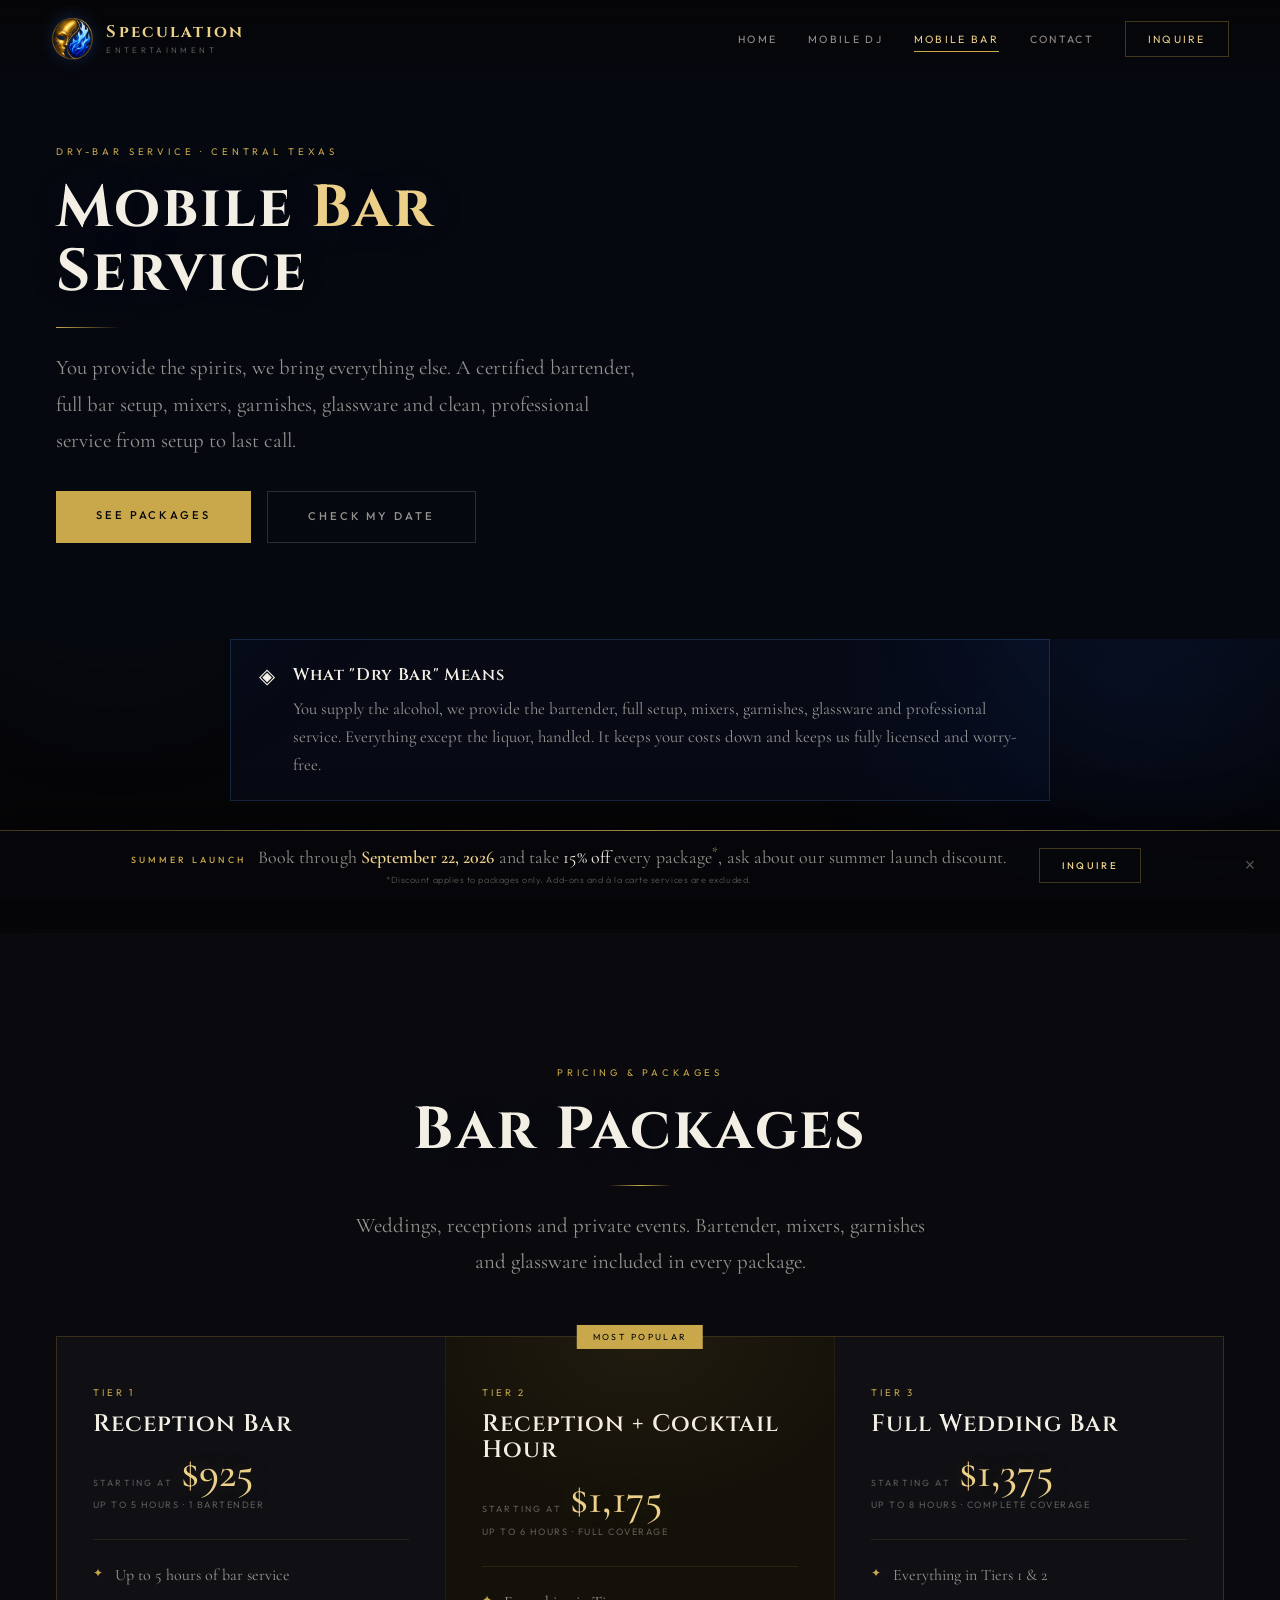
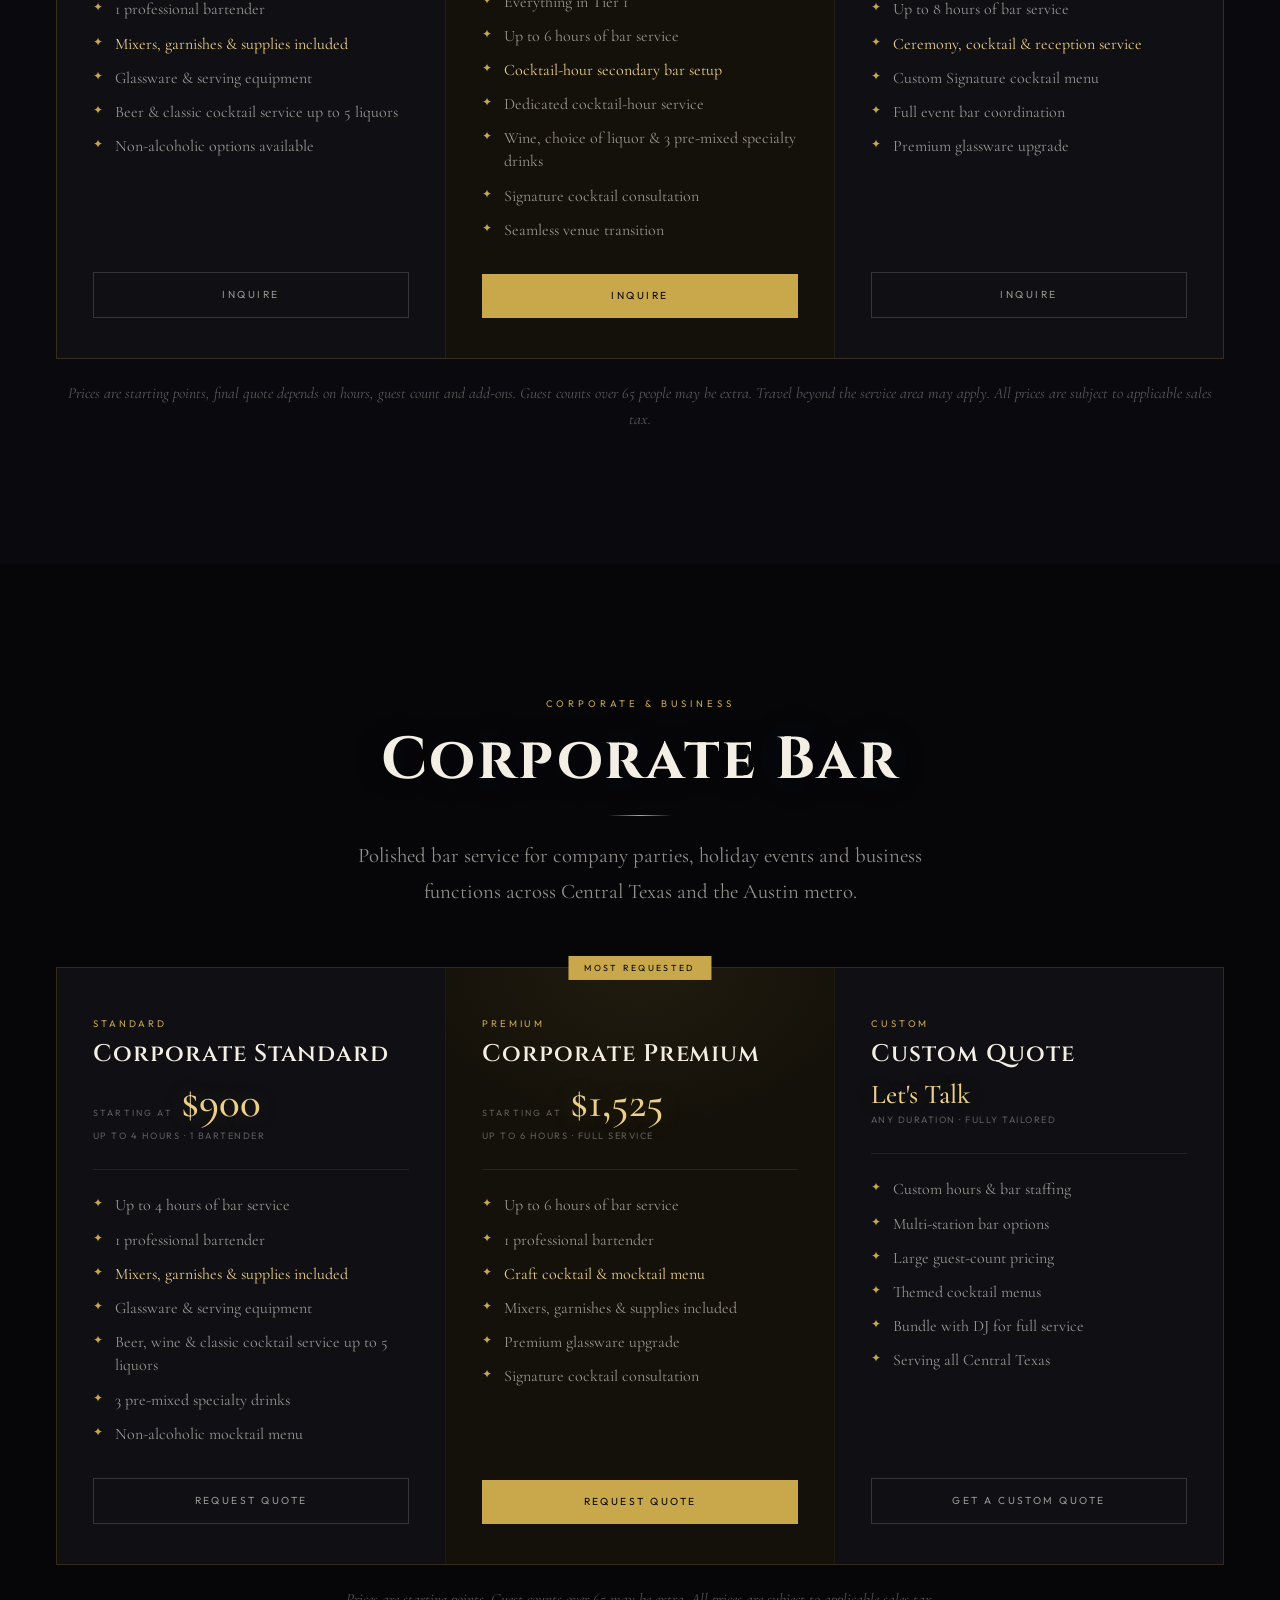
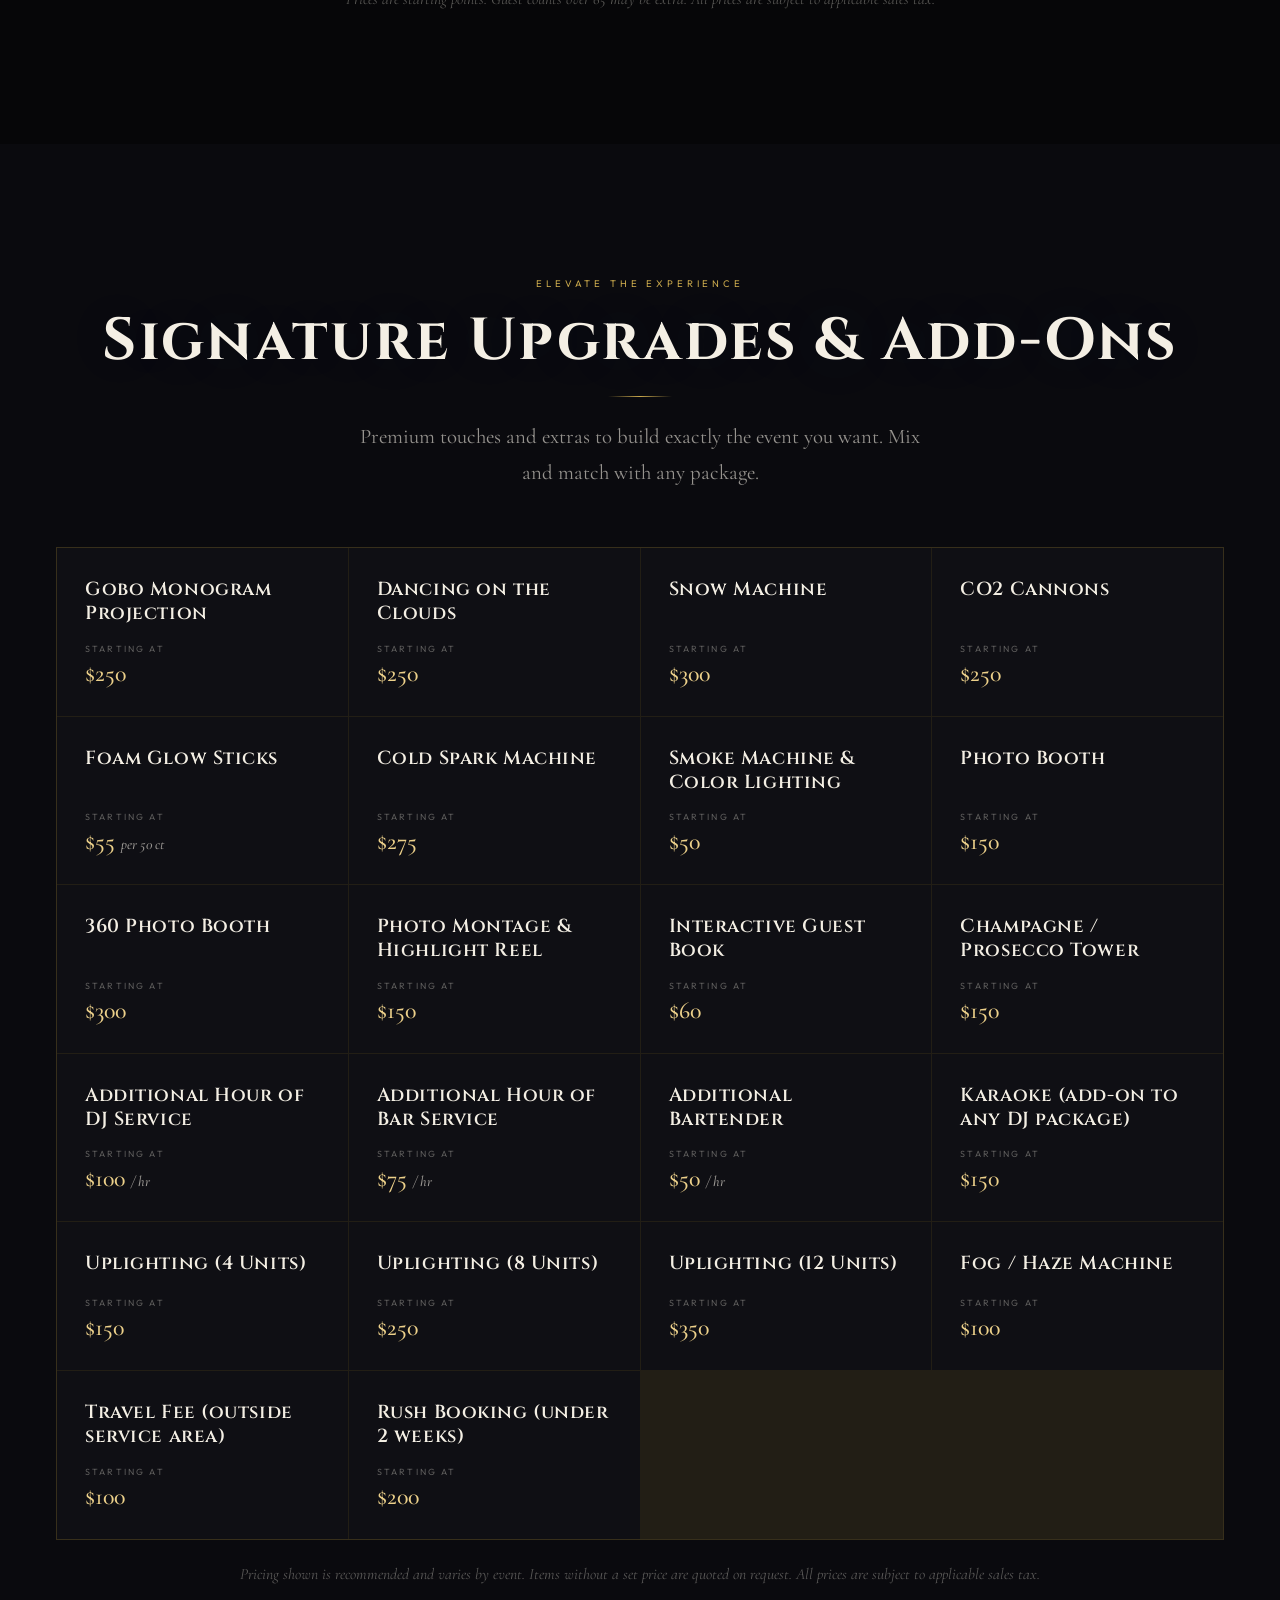
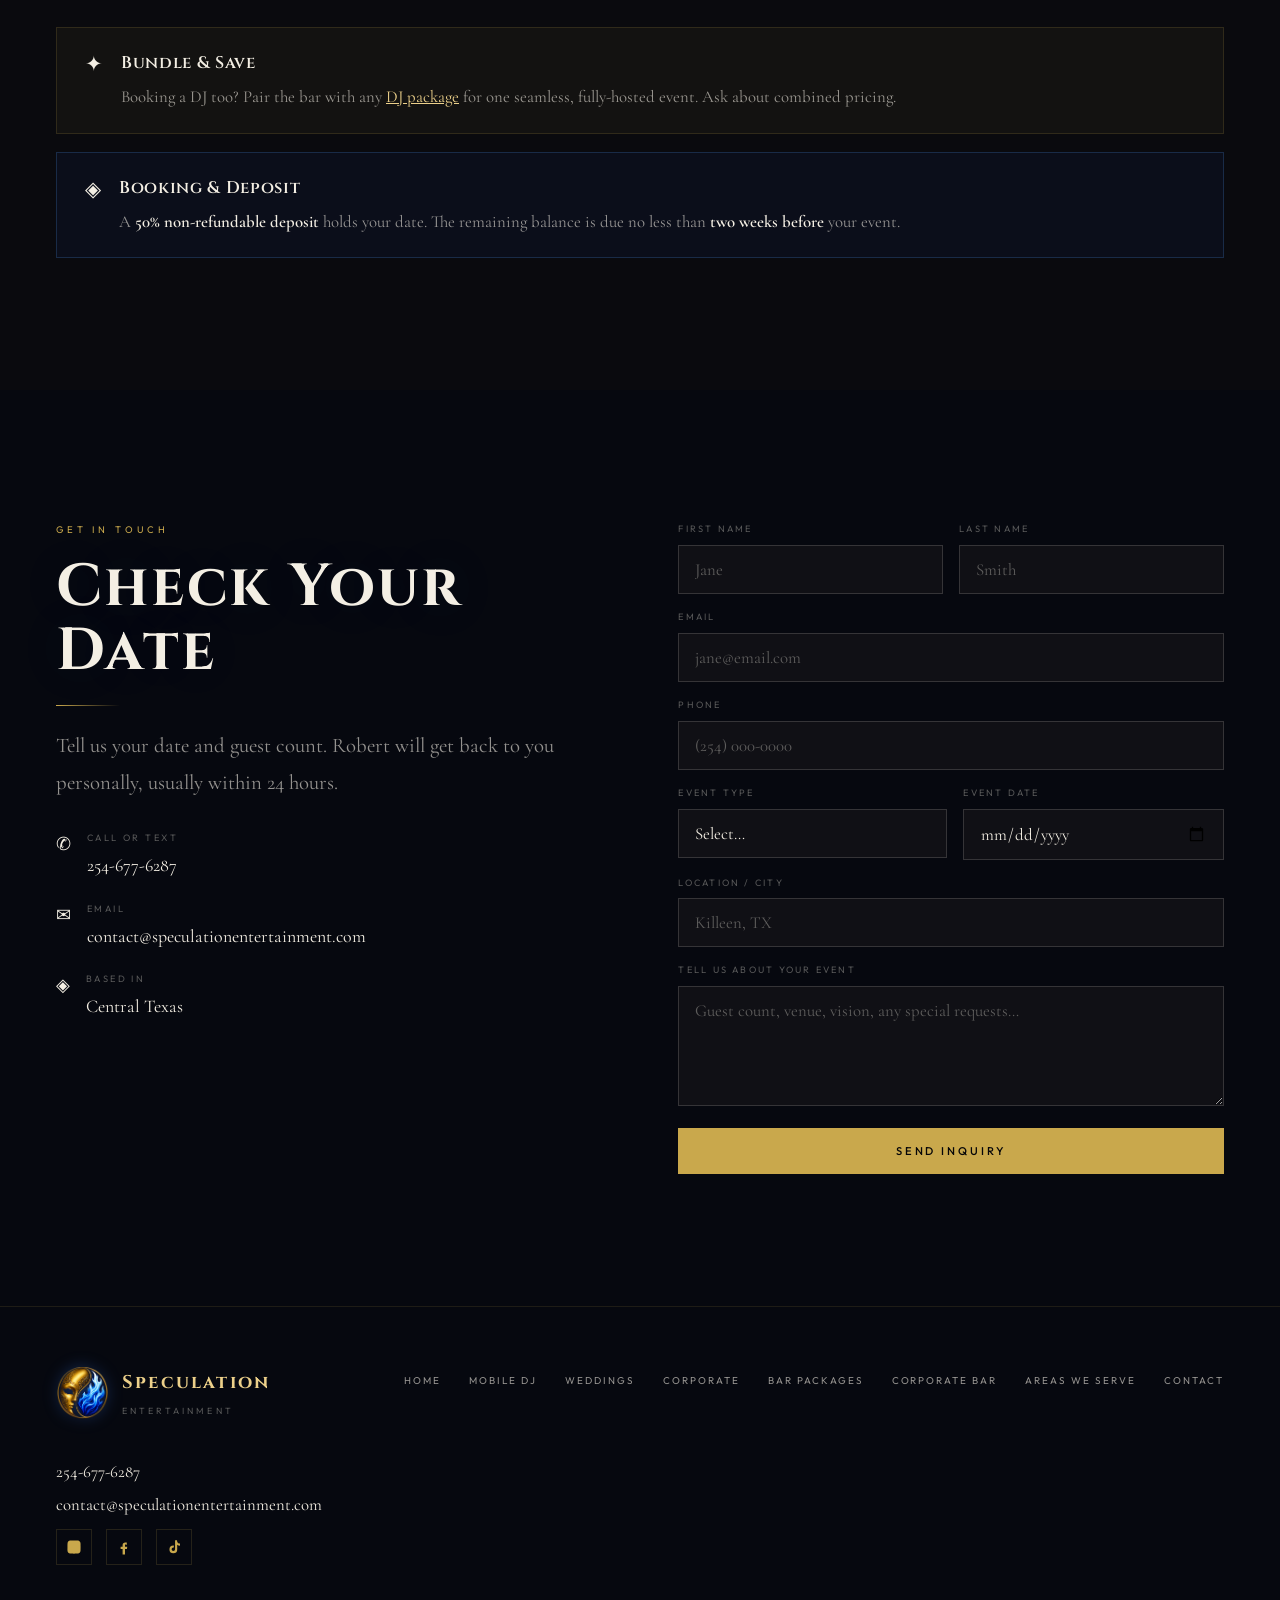
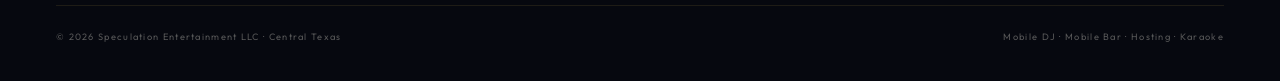
<file: bar.html>
<!DOCTYPE html>
<html lang="en">
<head>
  <meta charset="UTF-8"/>
  <meta name="viewport" content="width=device-width, initial-scale=1.0"/>
  <title>Mobile Bar Service in Central Texas | Speculation Entertainment</title>
  <meta name="description" content="Professional dry-bar service for weddings, parties and corporate events in Killeen, Temple, Waco and Central Texas. Bartender, setup, mixers, garnishes and glassware included."/>
  <link rel="icon" href="assets/emblem.png"/>
  <link href="https://fonts.googleapis.com/css2?family=Cinzel:wght@400;500;600;700&family=Cormorant+Garamond:ital,wght@0,400;0,500;0,600;1,400&family=Outfit:wght@300;400;500&display=swap" rel="stylesheet"/>
  <link rel="stylesheet" href="styles.css"/>
  <link rel="canonical" href="https://speculationentertainment.com/bar.html"/>
  <meta name="robots" content="index, follow"/>
  <meta property="og:type" content="business.business"/>
  <meta property="og:title" content="Mobile Bar Service in Central Texas | Speculation Entertainment"/>
  <meta property="og:description" content="Professional dry-bar service for weddings, parties and corporate events in Killeen, Temple, Waco and Central Texas. Bartender, setup, mixers, garnishes and glassware included."/>
  <meta property="og:url" content="https://speculationentertainment.com/bar.html"/>
  <meta property="og:image" content="https://speculationentertainment.com/assets/logo.png"/>
  <meta property="og:site_name" content="Speculation Entertainment"/>
  <meta name="twitter:card" content="summary_large_image"/>
  <meta name="twitter:title" content="Mobile Bar Service in Central Texas | Speculation Entertainment"/>
  <meta name="twitter:description" content="Professional dry-bar service for weddings, parties and corporate events in Killeen, Temple, Waco and Central Texas. Bartender, setup, mixers, garnishes and glassware included."/>
  <meta name="twitter:image" content="https://speculationentertainment.com/assets/logo.png"/>
  <script type="application/ld+json">{"@context":"https://schema.org","@type":"EntertainmentBusiness","name":"Speculation Entertainment","image":"https://speculationentertainment.com/assets/logo.png","url":"https://speculationentertainment.com/bar.html","telephone":"+1-254-677-6287","email":"contact@speculationentertainment.com","priceRange":"$$","address":{"@type":"PostalAddress","addressLocality":"Killeen","addressRegion":"TX","addressCountry":"US"},"areaServed":[{"@type":"City","name":"Killeen, TX"},{"@type":"City","name":"Harker Heights, TX"},{"@type":"City","name":"Copperas Cove, TX"},{"@type":"City","name":"Belton, TX"},{"@type":"City","name":"Temple, TX"},{"@type":"City","name":"Salado, TX"},{"@type":"City","name":"Gatesville, TX"},{"@type":"City","name":"Waco, TX"},{"@type":"City","name":"Jarrell, TX"},{"@type":"City","name":"Georgetown, TX"},{"@type":"City","name":"Round Rock, TX"},{"@type":"City","name":"Pflugerville, TX"},{"@type":"City","name":"Cedar Park, TX"},{"@type":"City","name":"Leander, TX"},{"@type":"City","name":"Liberty Hill, TX"},{"@type":"City","name":"Austin, TX"},{"@type":"AdministrativeArea","name":"Central Texas"}],"makesOffer":[{"@type":"Offer","itemOffered":{"@type":"Service","name":"Mobile DJ Services"}},{"@type":"Offer","itemOffered":{"@type":"Service","name":"Mobile Bar Service"}},{"@type":"Offer","itemOffered":{"@type":"Service","name":"Event Hosting & Emcee"}},{"@type":"Offer","itemOffered":{"@type":"Service","name":"Karaoke"}}]}</script>
</head>
<body>
  <div class="atmosphere"></div>
  <div class="smoke smoke--l"></div>
  <div class="smoke smoke--r"></div>

  <!-- ── NAV ── -->
  <header class="nav">
    <a href="index.html" class="nav-brand">
      <img src="assets/emblem.png" alt="Speculation Entertainment"/>
      <span class="nav-brand-text">
        <span class="nav-brand-name">Speculation</span>
        <span class="nav-brand-sub">Entertainment</span>
      </span>
    </a>
    <button class="nav-toggle" aria-label="Menu" aria-expanded="false"><span></span><span></span><span></span></button>
    <nav>
      <ul class="nav-links">
        <li><a href="index.html">Home</a></li>
        <li><a href="dj.html">Mobile DJ</a></li>
        <li><a href="bar.html" class="active">Mobile Bar</a></li>
        <li><a href="#contact">Contact</a></li>
        <li><a href="#contact" class="nav-cta">Inquire</a></li>
      </ul>
    </nav>
  </header>

  <main>
    <!-- ── PAGE HERO ── -->
    <section class="section section--blue" data-sparks="18" style="padding-top:clamp(140px,16vh,200px); padding-bottom:clamp(64px,8vw,96px);">
      <div class="wrap">
        <span class="eyebrow reveal in">Dry-Bar Service · Central Texas</span>
        <h1 class="display-title reveal in">Mobile <em>Bar</em><br/>Service</h1>
        <div class="rule reveal in"></div>
        <p class="lede reveal in">You provide the spirits, we bring everything else. A certified bartender, full bar setup, mixers, garnishes, glassware and clean, professional service from setup to last call.</p>
        <div class="reveal in" style="display:flex; gap:16px; flex-wrap:wrap; margin-top:32px;">
          <a href="#packages" class="btn btn-gold">See Packages</a>
          <a href="#contact" class="btn btn-ghost">Check My Date</a>
        </div>
      </div>
    </section>

    <!-- ── DRY BAR EXPLAINER ── -->
    <section class="section" style="padding-top:0;">
      <div class="wrap">
        <div class="callout callout--blue reveal" style="max-width:820px; margin:0 auto;">
          <span class="callout-icon">◈</span>
          <div>
            <p class="callout-title">What "Dry Bar" Means</p>
            <p class="callout-text">You supply the alcohol, we provide the bartender, full setup, mixers, garnishes, glassware and professional service. Everything except the liquor, handled. It keeps your costs down and keeps us fully licensed and worry-free.</p>
          </div>
        </div>
      </div>
    </section>

    <!-- ── BAR PACKAGES ── -->
    <section class="section section--alt" id="packages">
      <div class="wrap">
        <div class="center" style="margin-bottom:56px;">
          <span class="eyebrow reveal">Pricing &amp; Packages</span>
          <h2 class="display-title reveal">Bar Packages</h2>
          <div class="rule rule--c reveal"></div>
          <p class="lede reveal">Weddings, receptions and private events. Bartender, mixers, garnishes and glassware included in every package.</p>
        </div>
        <div class="pkg-grid" id="bar-packages"></div>
        <p class="note center">Prices are starting points, final quote depends on hours, guest count and add-ons. Guest counts over 65 people may be extra. Travel beyond the service area may apply. All prices are subject to applicable sales tax.</p>
      </div>
    </section>

    <!-- ── CORPORATE BAR ── -->
    <section class="section" id="corporate">
      <div class="wrap">
        <div class="center" style="margin-bottom:56px;">
          <span class="eyebrow reveal">Corporate &amp; Business</span>
          <h2 class="display-title reveal">Corporate Bar</h2>
          <div class="rule rule--c reveal"></div>
          <p class="lede reveal">Polished bar service for company parties, holiday events and business functions across Central Texas and the Austin metro.</p>
        </div>
        <div class="pkg-grid" id="corporate-bar-packages"></div>
        <p class="note center">Prices are starting points. Guest counts over 65 may be extra. All prices are subject to applicable sales tax.</p>
      </div>
    </section>

    <!-- ── SIGNATURE UPGRADES ── -->
    <section class="section section--alt" id="upgrades">
      <div class="wrap">
        <div class="center" style="margin-bottom:56px;">
          <span class="eyebrow reveal">Elevate the Experience</span>
          <h2 class="display-title reveal">Signature Upgrades &amp; Add-Ons</h2>
          <div class="rule rule--c reveal"></div>
          <p class="lede reveal">Premium touches and extras to build exactly the event you want. Mix and match with any package.</p>
        </div>
        <div class="upgrades" id="signature-upgrades" data-extras="bar"></div>
        <p class="note center">Pricing shown is recommended and varies by event. Items without a set price are quoted on request. All prices are subject to applicable sales tax.</p>
        <div class="callout reveal" style="margin-top:40px;">
          <span class="callout-icon">✦</span>
          <div>
            <p class="callout-title">Bundle &amp; Save</p>
            <p class="callout-text">Booking a DJ too? Pair the bar with any <a href="dj.html#packages" style="color:var(--gold-light); text-decoration:underline;">DJ package</a> for one seamless, fully-hosted event. Ask about combined pricing.</p>
          </div>
        </div>
        <div class="callout callout--blue reveal" style="margin-top:18px;">
          <span class="callout-icon">◈</span>
          <div>
            <p class="callout-title">Booking &amp; Deposit</p>
            <p class="callout-text">A <strong>50% non-refundable deposit</strong> holds your date. The remaining balance is due no less than <strong>two weeks before</strong> your event.</p>
          </div>
        </div>
      </div>
    </section>

    <!-- ── CONTACT ── -->
    <section class="section section--blue" id="contact" data-sparks="14">
      <div class="wrap contact-grid">
        <div>
          <span class="eyebrow reveal">Get In Touch</span>
          <h2 class="display-title reveal">Check Your Date</h2>
          <div class="rule reveal"></div>
          <p class="lede reveal">Tell us your date and guest count. Robert will get back to you personally, usually within 24 hours.</p>
          <div class="contact-details reveal">
            <div class="contact-item">
              <span class="contact-icon">✆</span>
              <div><p class="contact-label">Call or Text</p><p class="contact-value"><a href="tel:+12546776287">254-677-6287</a></p></div>
            </div>
            <div class="contact-item">
              <span class="contact-icon">✉</span>
              <div><p class="contact-label">Email</p><p class="contact-value"><a href="mailto:contact@speculationentertainment.com">contact@speculationentertainment.com</a></p></div>
            </div>
            <div class="contact-item">
              <span class="contact-icon">◈</span>
              <div><p class="contact-label">Based In</p><p class="contact-value">Central Texas</p></div>
            </div>
          </div>
        </div>
        <form class="form reveal" data-mailto="contact@speculationentertainment.com">
          <div class="form-row">
            <div class="field"><label>First Name</label><input type="text" name="first" placeholder="Jane"/></div>
            <div class="field"><label>Last Name</label><input type="text" name="last" placeholder="Smith"/></div>
          </div>
          <div class="field"><label>Email</label><input type="email" name="email" placeholder="jane@email.com"/></div>
          <div class="field"><label>Phone</label><input type="tel" name="phone" placeholder="(254) 000-0000"/></div>
          <div class="form-row">
            <div class="field">
              <label>Event Type</label>
              <select name="type">
                <option value="">Select…</option>
                <option>Wedding Bar, Full</option>
                <option>Wedding Bar, Reception + Cocktail</option>
                <option>Wedding Bar, Reception</option>
                <option>Private Party / Birthday</option>
                <option>Corporate Event</option>
                <option>Bar + DJ (full event)</option>
                <option>Other</option>
              </select>
            </div>
            <div class="field"><label>Event Date</label><input type="date" name="date"/></div>
          </div>
          <div class="field"><label>Location / City</label><input type="text" name="location" placeholder="Killeen, TX"/></div>
          <div class="field"><label>Tell Us About Your Event</label><textarea name="message" placeholder="Guest count, venue, vision, any special requests…"></textarea></div>
          <button type="submit" class="btn btn-gold">Send Inquiry</button>
        </form>
      </div>
    </section>
  </main>

  <!-- ── FOOTER ── -->
  <footer class="footer">
    <div class="footer-top">
      <div class="footer-brand">
        <img src="assets/emblem.png" alt="Speculation Entertainment"/>
        <div>
          <div class="footer-brand-name">Speculation</div>
          <div class="footer-brand-sub">Entertainment</div>
        </div>
      </div>
      <ul class="footer-nav">
        <li><a href="index.html">Home</a></li>
        <li><a href="dj.html">Mobile DJ</a></li>
        <li><a href="dj.html#weddings">Weddings</a></li>
        <li><a href="dj.html#corporate">Corporate</a></li>
        <li><a href="#packages">Bar Packages</a></li>
        <li><a href="#corporate">Corporate Bar</a></li>
        <li><a href="index.html#areas">Areas We Serve</a></li>
        <li><a href="#contact">Contact</a></li>
      </ul>
      <div class="footer-contact">
        <a href="tel:+12546776287">254-677-6287</a>
        <a href="mailto:contact@speculationentertainment.com">contact@speculationentertainment.com</a>
        <!-- SOCIALS: remove the `hidden` attribute when ready -->
        <div class="socials" hidden>
          <a href="#" aria-label="Instagram"><svg viewBox="0 0 24 24"><path d="M12 2.2c3.2 0 3.6 0 4.9.07 1.2.06 1.8.25 2.2.42.6.2 1 .5 1.4.9.4.4.7.8.9 1.4.17.4.36 1 .42 2.2.07 1.3.07 1.7.07 4.9s0 3.6-.07 4.9c-.06 1.2-.25 1.8-.42 2.2-.2.6-.5 1-.9 1.4-.4.4-.8.7-1.4.9-.4.17-1 .36-2.2.42-1.3.07-1.7.07-4.9.07s-3.6 0-4.9-.07c-1.2-.06-1.8-.25-2.2-.42-.6-.2-1-.5-1.4-.9-.4-.4-.7-.8-.9-1.4-.17-.4-.36-1-.42-2.2C2.2 15.6 2.2 15.2 2.2 12s0-3.6.07-4.9c.06-1.2.25-1.8.42-2.2.2-.6.5-1 .9-1.4.4-.4.8-.7 1.4-.9.4-.17 1-.36 2.2-.42C8.4 2.2 8.8 2.2 12 2.2z"/></svg></a>
          <a href="#" aria-label="Facebook"><svg viewBox="0 0 24 24"><path d="M14 8.5h2.2V5.3c-.38-.05-1.3-.16-2.37-.16-2.34 0-3.95 1.43-3.95 4.07v2.43H6.9v3.3h3v8.36h3.6v-8.36h2.9l.46-3.3h-3.36V9.6c0-.96.26-1.6 1.6-1.6z"/></svg></a>
          <a href="#" aria-label="TikTok"><svg viewBox="0 0 24 24"><path d="M16.6 2h-3v13.4a2.6 2.6 0 1 1-2.6-2.6c.27 0 .53.04.78.12V9.85a6 6 0 0 0-.78-.05A5.8 5.8 0 1 0 16.8 15.4V8.6a7.3 7.3 0 0 0 4.2 1.34V6.9a4.3 4.3 0 0 1-4.4-4.9z"/></svg></a>
        </div>
      </div>
    </div>
    <div class="footer-bottom">
      <span class="footer-copy">© 2026 Speculation Entertainment LLC · Central Texas</span>
      <span class="footer-copy">Mobile DJ · Mobile Bar · Hosting · Karaoke</span>
    </div>
  </footer>

  <script src="site.js"></script>

  <!-- ════════════════════════════════════════════════════════════
       EDIT YOUR BAR PACKAGES HERE, same rules as the DJ page.
       price: NUMBER → "Starting at $X"   |   TEXT → shown as-is
       featured: true → highlighted + badge   |   { text, hl:true } → gold bullet
       ════════════════════════════════════════════════════════════ -->
  <script>
    /* ---- WEDDING / EVENT BAR ---- */
    renderPackages('bar-packages', [
      { tier: 'Tier 1', name: 'Reception Bar', price: 925, hours: 'Up to 5 hours · 1 Bartender',
        features: ['Up to 5 hours of bar service','1 professional bartender',{text:'Mixers, garnishes & supplies included',hl:true},'Glassware & serving equipment','Beer & classic cocktail service up to 5 liquors','Non-alcoholic options available'] },
      { tier: 'Tier 2', name: 'Reception + Cocktail Hour', price: 1175, hours: 'Up to 6 hours · Full Coverage', featured: true, badge: 'Most Popular',
        features: ['Everything in Tier 1','Up to 6 hours of bar service',{text:'Cocktail-hour secondary bar setup',hl:true},'Dedicated cocktail-hour service','Wine, choice of liquor & 3 pre-mixed specialty drinks','Signature cocktail consultation','Seamless venue transition'] },
      { tier: 'Tier 3', name: 'Full Wedding Bar', price: 1375, hours: 'Up to 8 hours · Complete Coverage',
        features: ['Everything in Tiers 1 & 2','Up to 8 hours of bar service',{text:'Ceremony, cocktail & reception service',hl:true},'Custom Signature cocktail menu','Full event bar coordination','Premium glassware upgrade'] }
    ]);

    /* ---- CORPORATE BAR ---- */
    renderPackages('corporate-bar-packages', [
      { tier: 'Standard', name: 'Corporate Standard', price: 900, hours: 'Up to 4 hours · 1 Bartender', cta: 'Request Quote',
        features: ['Up to 4 hours of bar service','1 professional bartender',{text:'Mixers, garnishes & supplies included',hl:true},'Glassware & serving equipment','Beer, wine & classic cocktail service up to 5 liquors','3 pre-mixed specialty drinks','Non-alcoholic mocktail menu'] },
      { tier: 'Premium', name: 'Corporate Premium', price: 1525, hours: 'Up to 6 hours · Full Service', featured: true, badge: 'Most Requested', cta: 'Request Quote',
        features: ['Up to 6 hours of bar service','1 professional bartender',{text:'Craft cocktail & mocktail menu',hl:true},'Mixers, garnishes & supplies included','Premium glassware upgrade','Signature cocktail consultation'] },
      { tier: 'Custom', name: 'Custom Quote', price: "Let's Talk", hours: 'Any duration · Fully tailored', cta: 'Get a Custom Quote',
        features: ['Custom hours & bar staffing','Multi-station bar options','Large guest-count pricing','Themed cocktail menus','Bundle with DJ for full service','Serving all Central Texas'] }
    ]);
  </script>
</body>
</html>
</file>
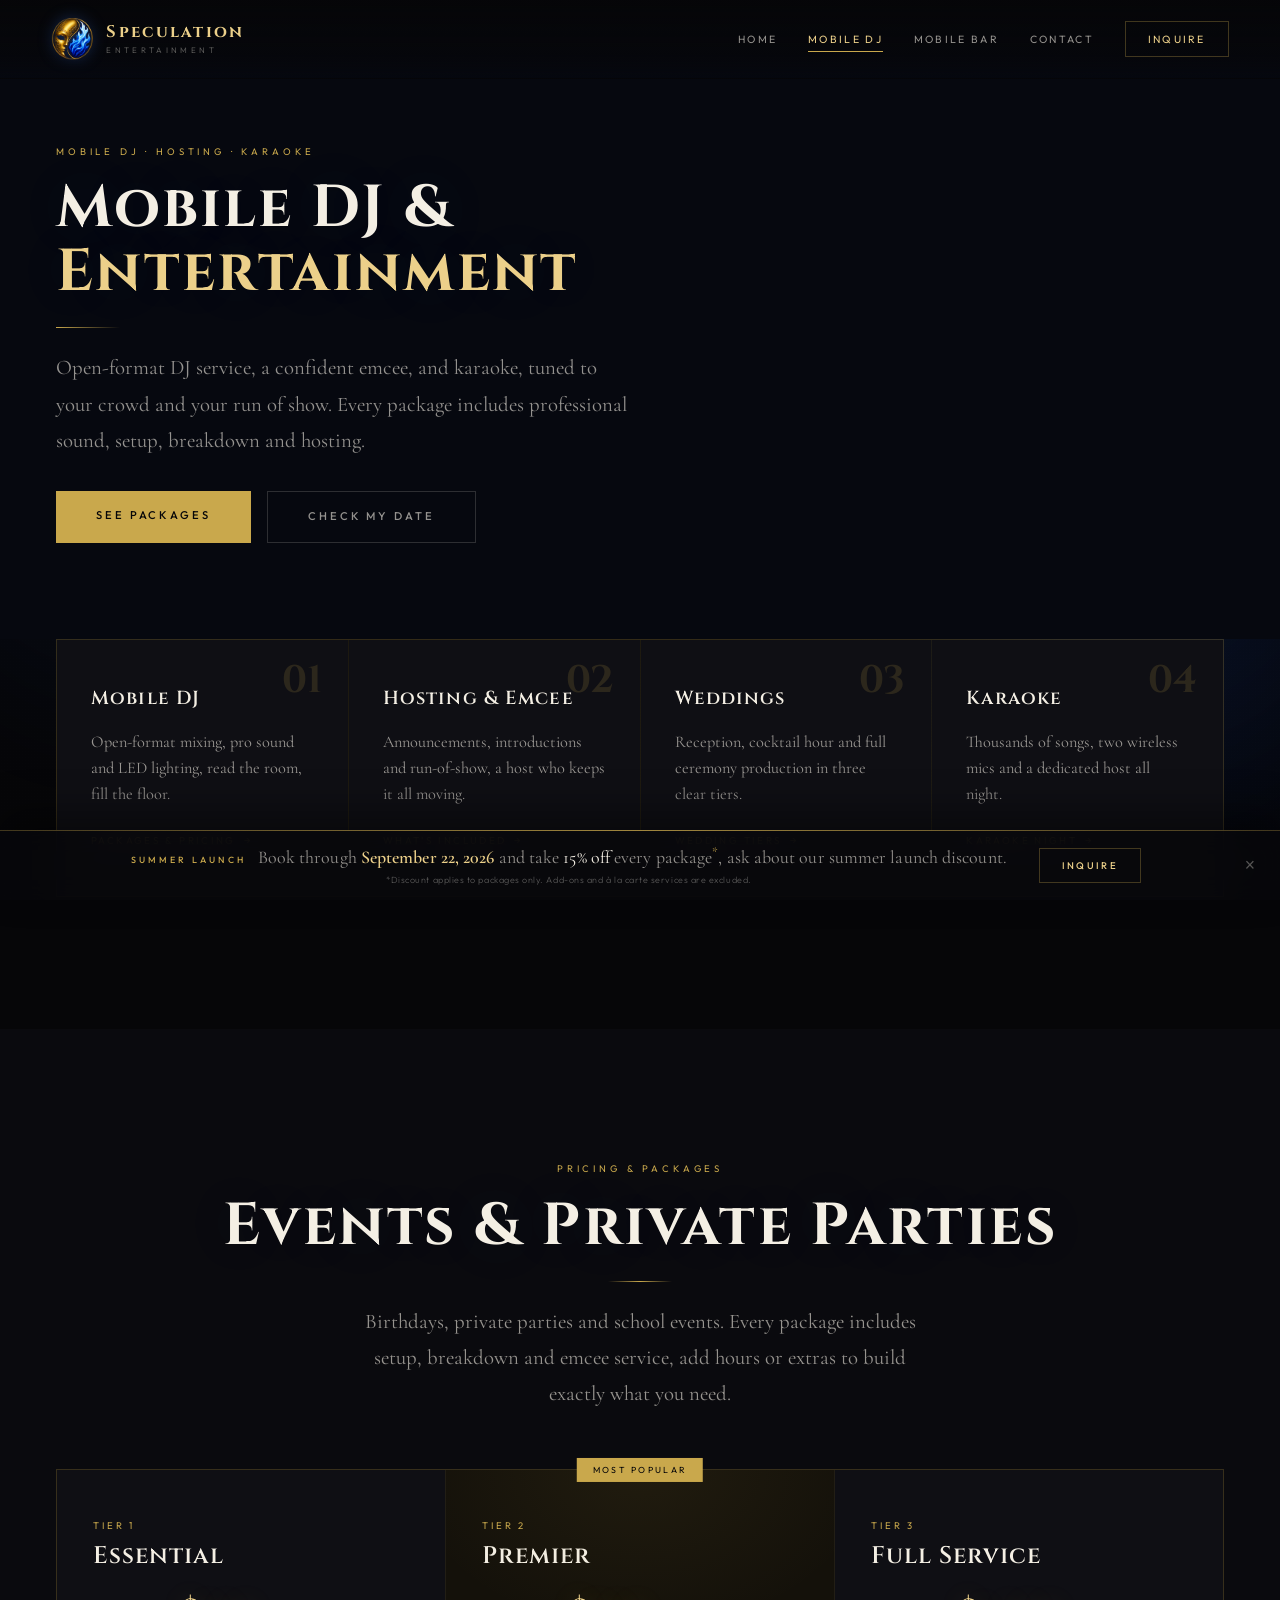
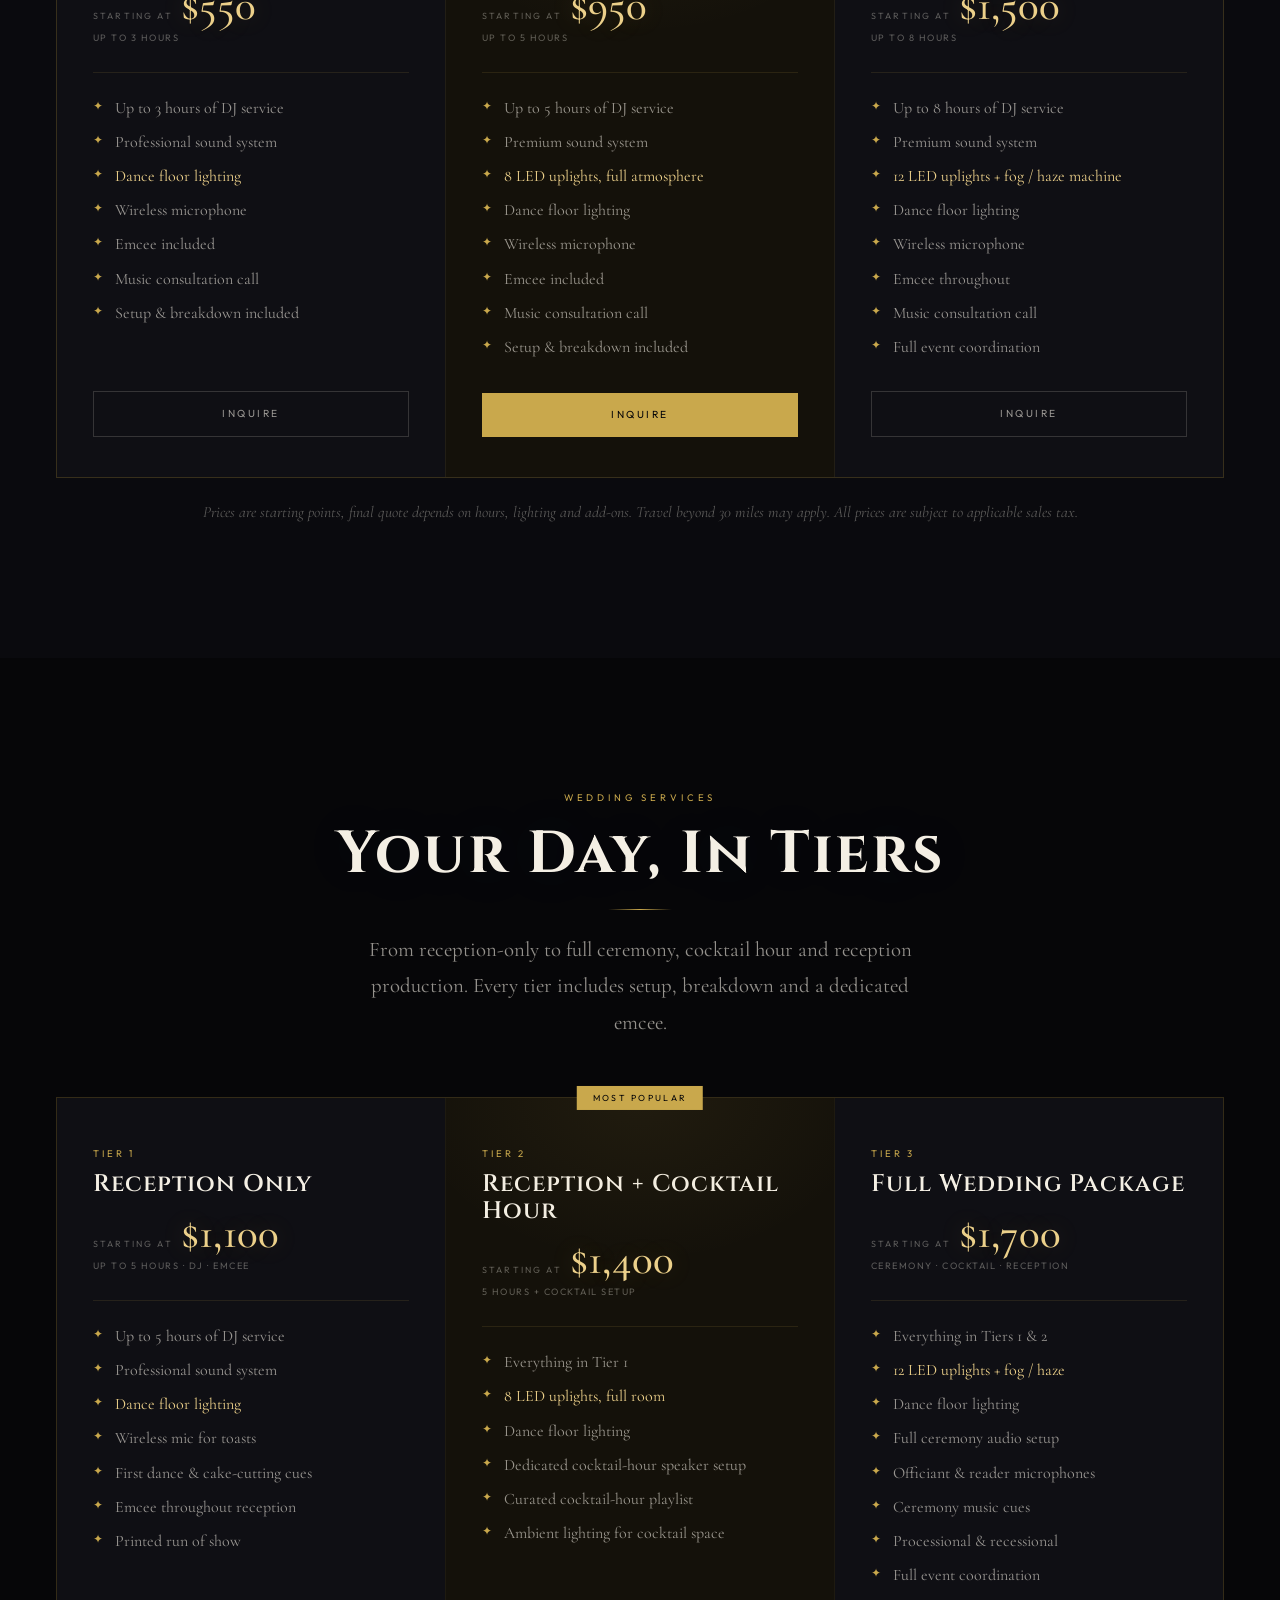
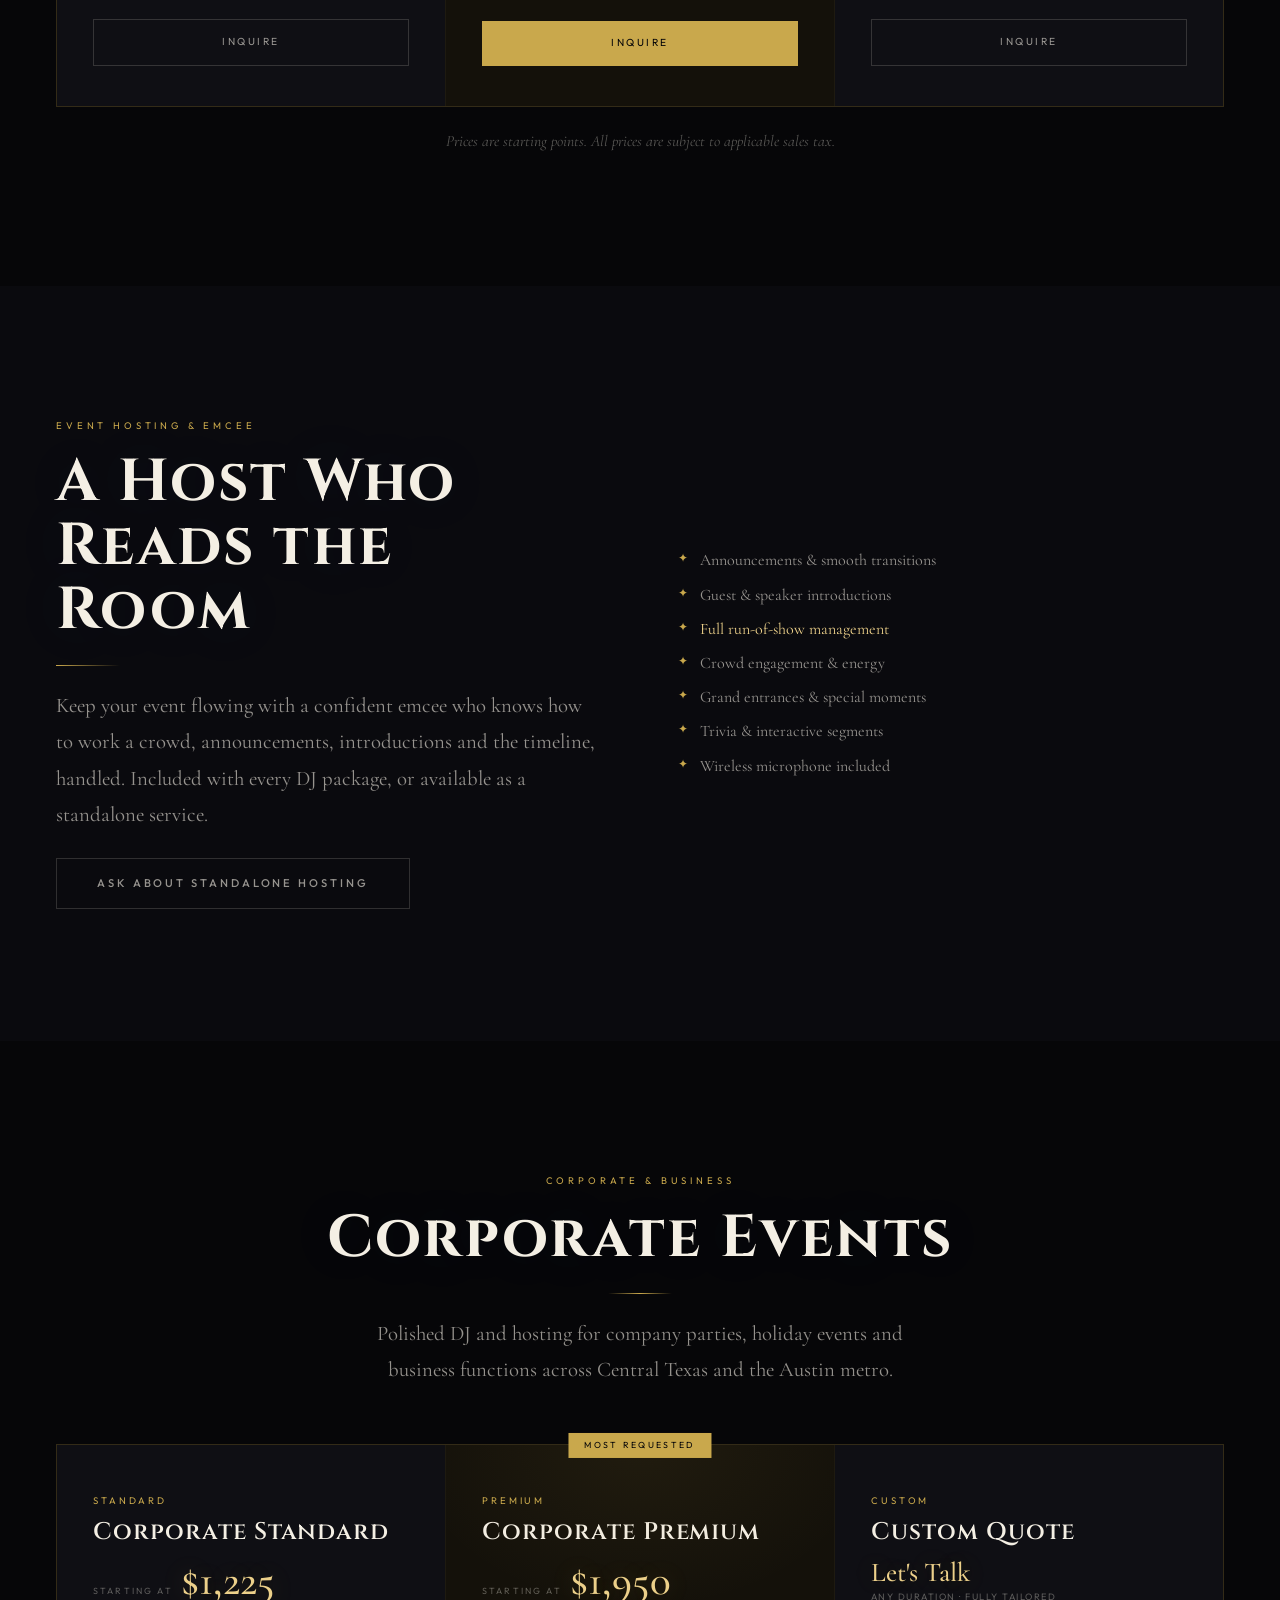
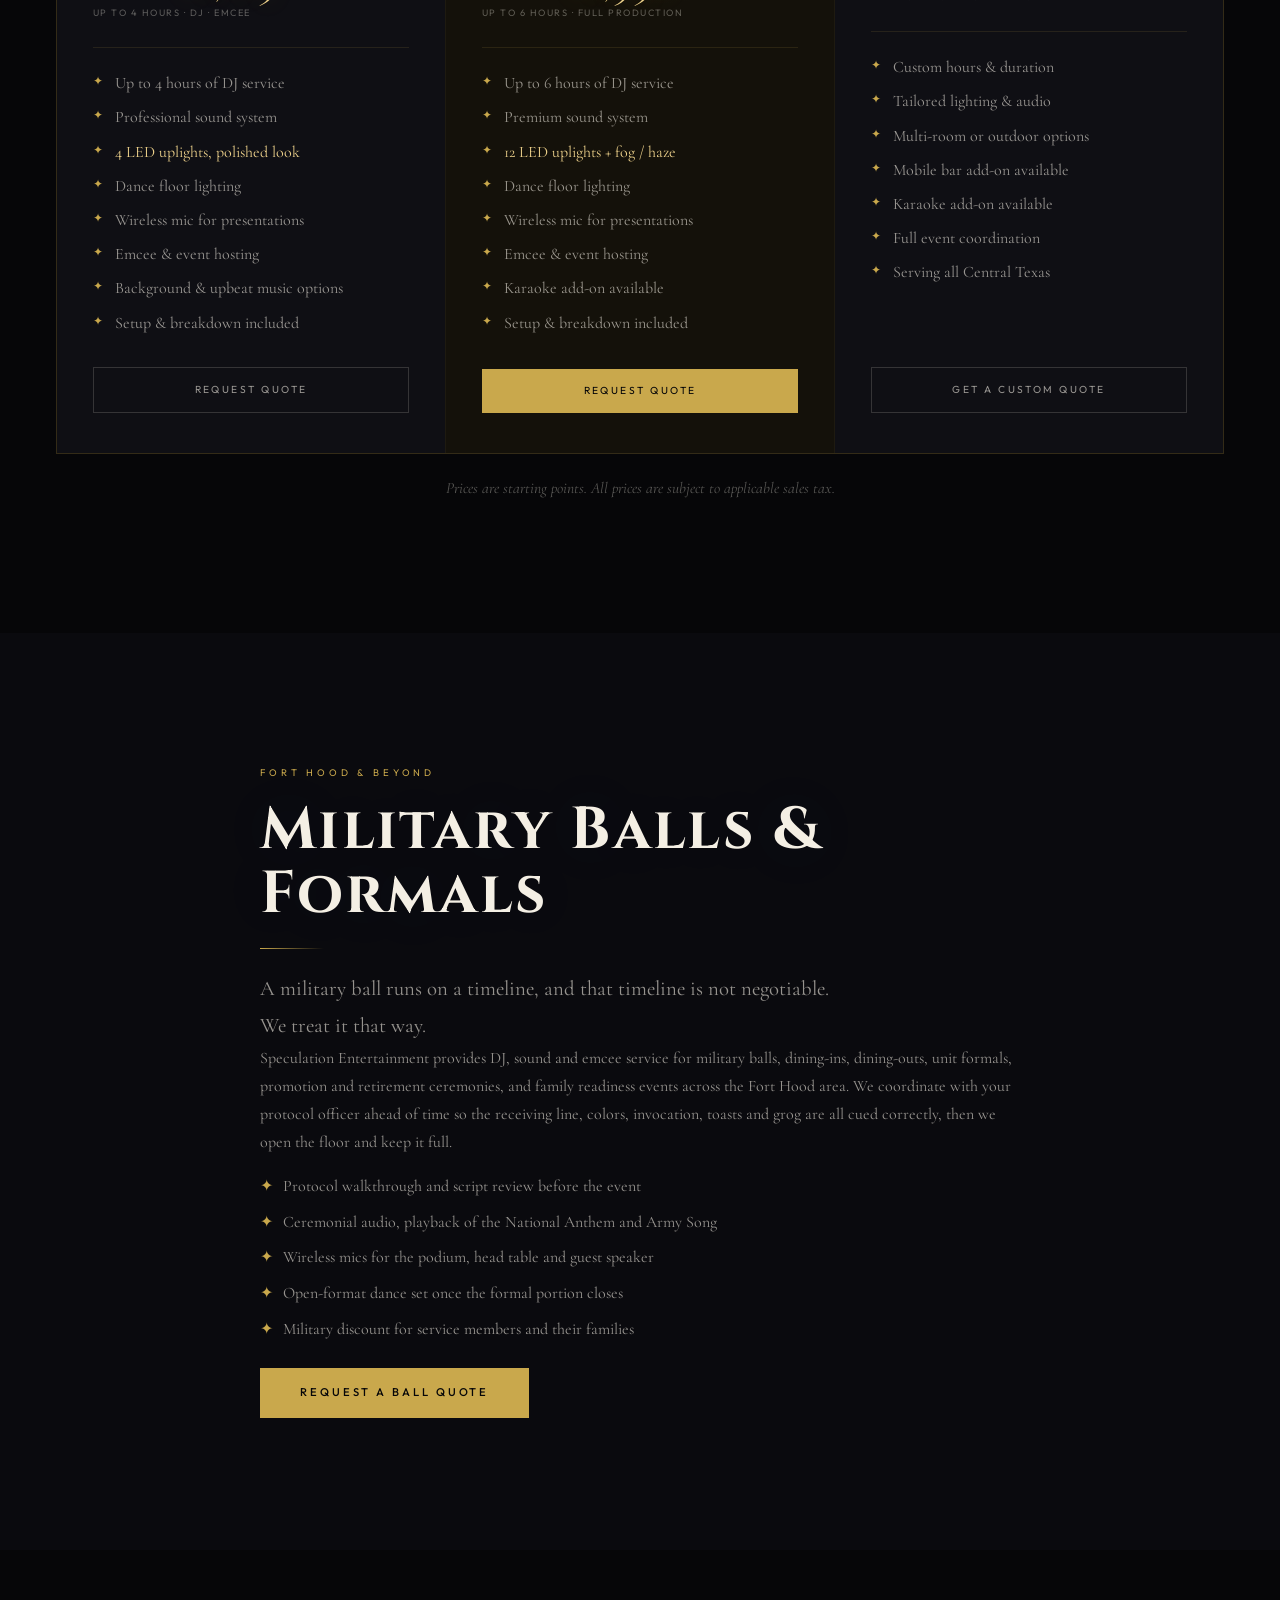
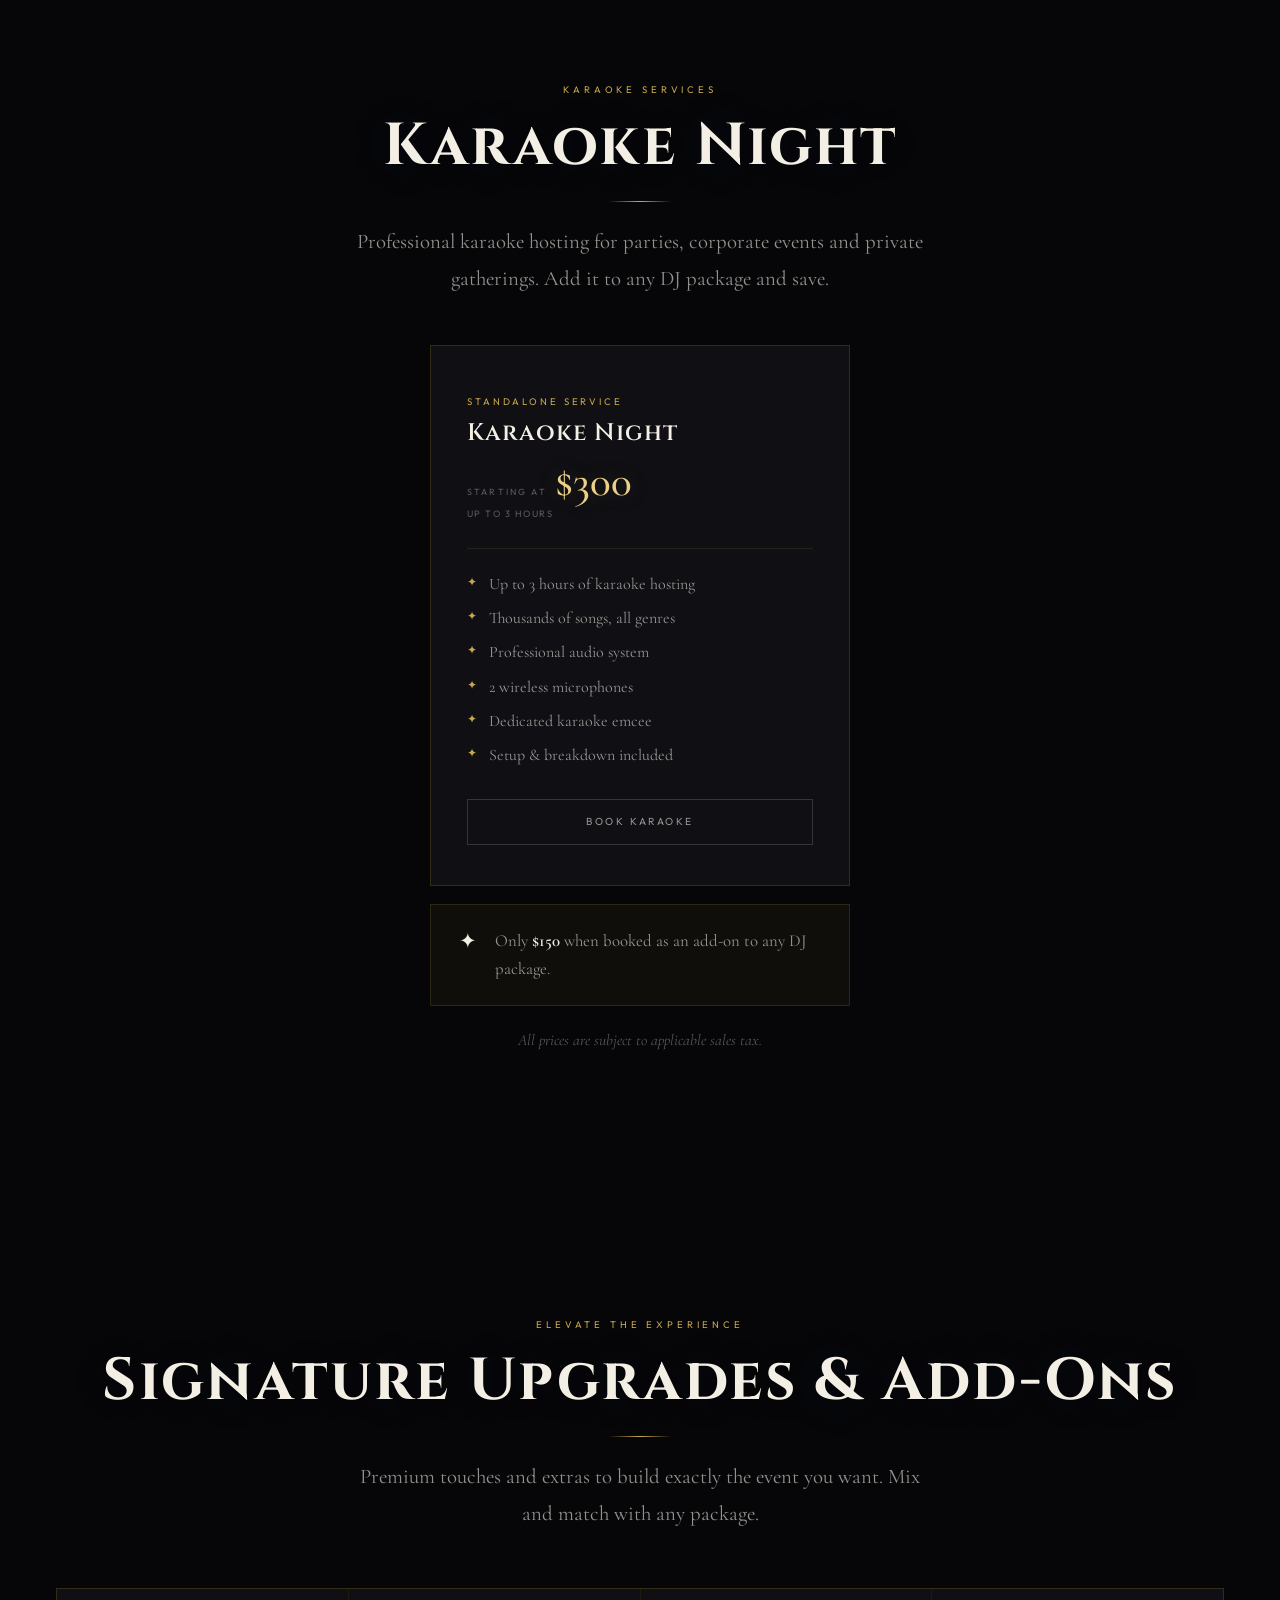
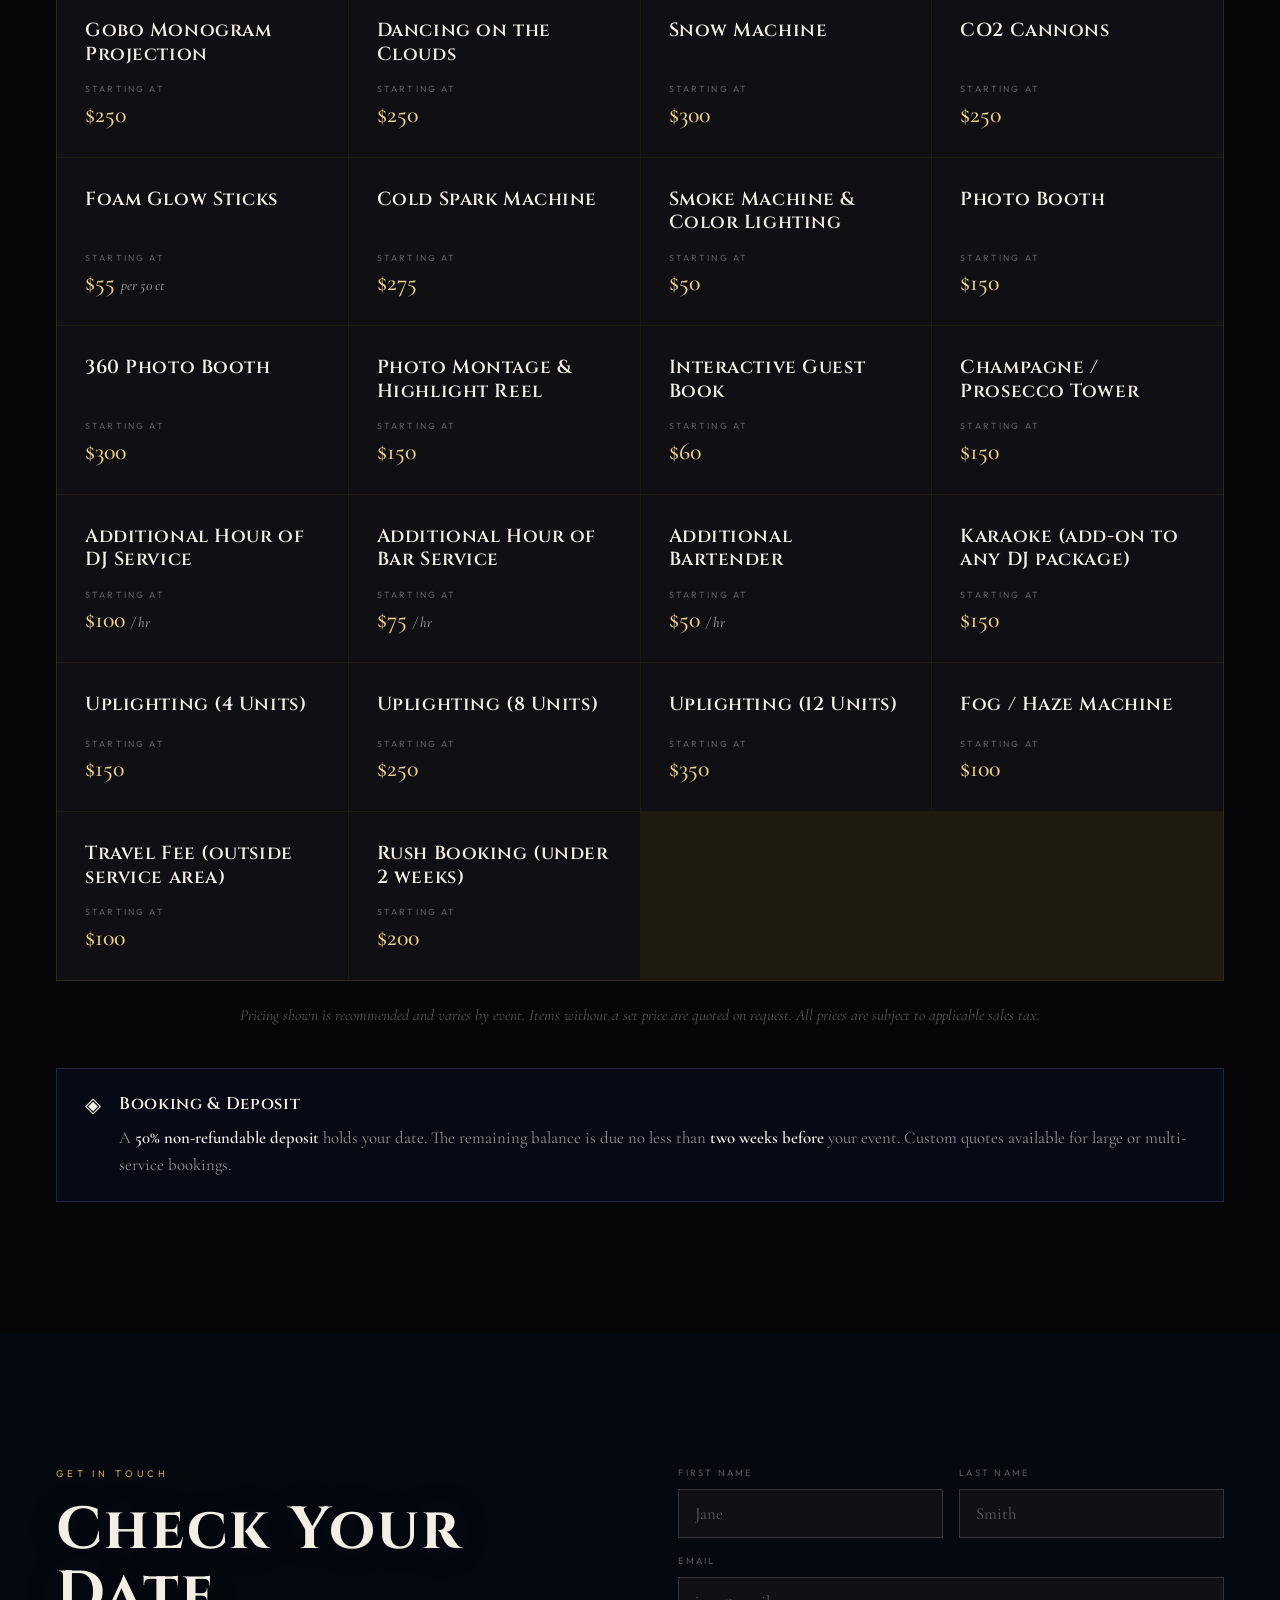
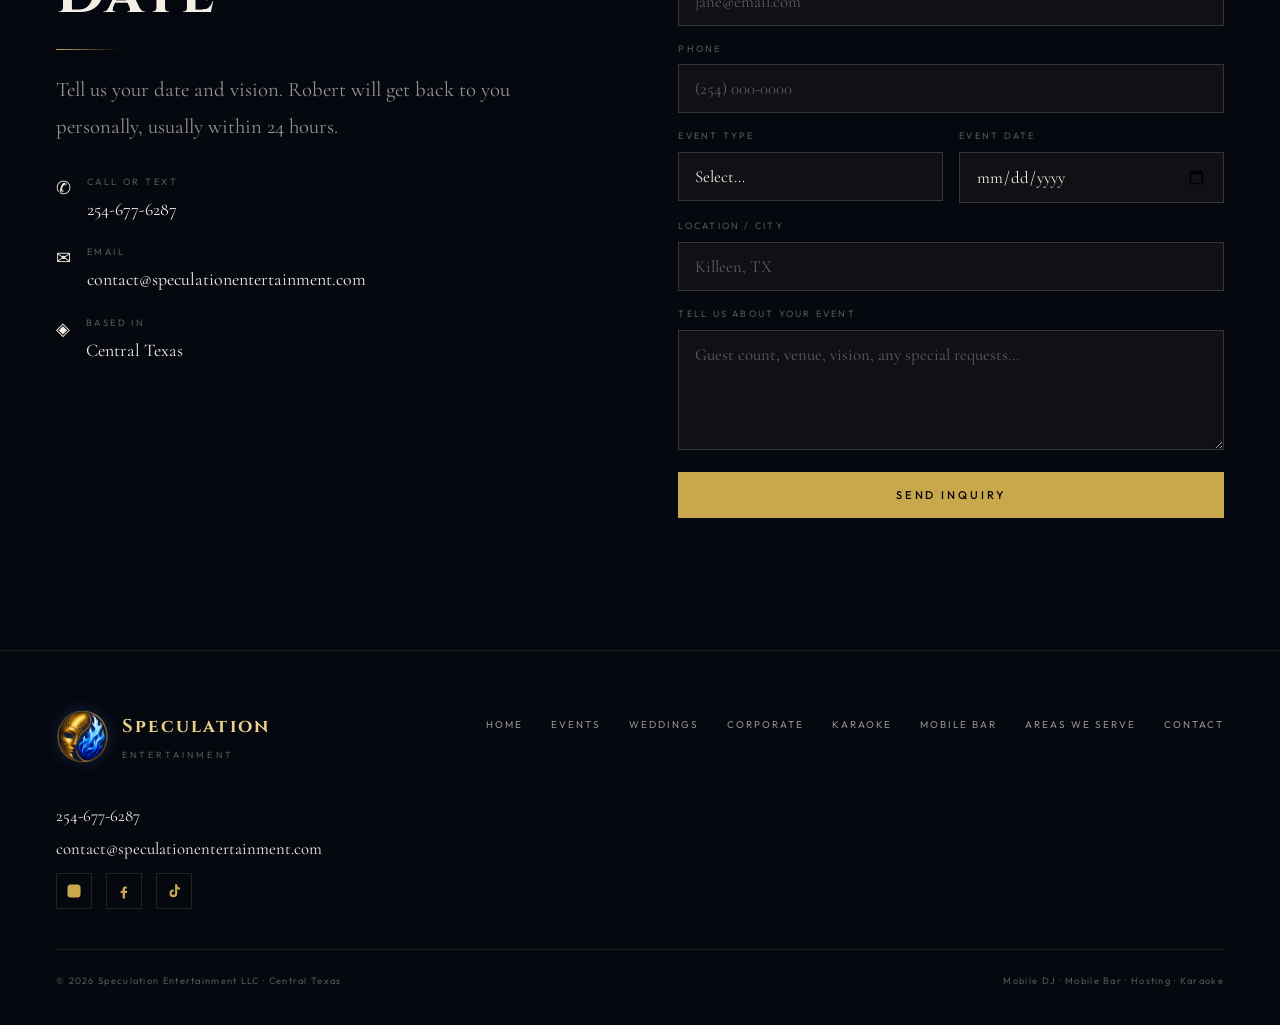
<file: dj.html>
<!DOCTYPE html>
<html lang="en">
<head>
  <meta charset="UTF-8"/>
  <meta name="viewport" content="width=device-width, initial-scale=1.0"/>
  <title>Mobile DJ &amp; Event Hosting in Central Texas | Speculation Entertainment</title>
  <meta name="description" content="Mobile DJ, event hosting, emcee and karaoke for weddings, military balls, parties, corporate events and schools in Killeen, Harker Heights, Temple, Waco and Austin. Transparent package pricing."/>
  <link rel="icon" href="assets/emblem.png"/>
  <link href="https://fonts.googleapis.com/css2?family=Cinzel:wght@400;500;600;700&family=Cormorant+Garamond:ital,wght@0,400;0,500;0,600;1,400&family=Outfit:wght@300;400;500&display=swap" rel="stylesheet"/>
  <link rel="stylesheet" href="styles.css"/>
  <link rel="canonical" href="https://speculationentertainment.com/dj.html"/>
  <meta name="robots" content="index, follow"/>
  <meta property="og:type" content="business.business"/>
  <meta property="og:title" content="Mobile DJ & Event Hosting in Central Texas | Speculation Entertainment"/>
  <meta property="og:description" content="Mobile DJ, event hosting, emcee and karaoke for weddings, military balls, parties, corporate events and schools in Killeen, Harker Heights, Temple, Waco and Austin. Transparent package pricing."/>
  <meta property="og:url" content="https://speculationentertainment.com/dj.html"/>
  <meta property="og:image" content="https://speculationentertainment.com/assets/logo.png"/>
  <meta property="og:site_name" content="Speculation Entertainment"/>
  <meta name="twitter:card" content="summary_large_image"/>
  <meta name="twitter:title" content="Mobile DJ & Event Hosting in Central Texas | Speculation Entertainment"/>
  <meta name="twitter:description" content="Mobile DJ, event hosting, emcee and karaoke for weddings, military balls, parties, corporate events and schools in Killeen, Harker Heights, Temple, Waco and Austin. Transparent package pricing."/>
  <meta name="twitter:image" content="https://speculationentertainment.com/assets/logo.png"/>
  <script type="application/ld+json">{"@context":"https://schema.org","@type":"EntertainmentBusiness","name":"Speculation Entertainment","image":"https://speculationentertainment.com/assets/logo.png","url":"https://speculationentertainment.com/dj.html","telephone":"+1-254-677-6287","email":"contact@speculationentertainment.com","priceRange":"$$","address":{"@type":"PostalAddress","addressLocality":"Killeen","addressRegion":"TX","addressCountry":"US"},"areaServed":[{"@type":"City","name":"Killeen, TX"},{"@type":"City","name":"Harker Heights, TX"},{"@type":"City","name":"Copperas Cove, TX"},{"@type":"City","name":"Belton, TX"},{"@type":"City","name":"Temple, TX"},{"@type":"City","name":"Salado, TX"},{"@type":"City","name":"Gatesville, TX"},{"@type":"City","name":"Waco, TX"},{"@type":"City","name":"Jarrell, TX"},{"@type":"City","name":"Georgetown, TX"},{"@type":"City","name":"Round Rock, TX"},{"@type":"City","name":"Pflugerville, TX"},{"@type":"City","name":"Cedar Park, TX"},{"@type":"City","name":"Leander, TX"},{"@type":"City","name":"Liberty Hill, TX"},{"@type":"City","name":"Austin, TX"},{"@type":"AdministrativeArea","name":"Central Texas"}],"makesOffer":[{"@type":"Offer","itemOffered":{"@type":"Service","name":"Mobile DJ Services"}},{"@type":"Offer","itemOffered":{"@type":"Service","name":"Mobile Bar Service"}},{"@type":"Offer","itemOffered":{"@type":"Service","name":"Event Hosting & Emcee"}},{"@type":"Offer","itemOffered":{"@type":"Service","name":"Karaoke"}},{"@type":"Offer","itemOffered":{"@type":"Service","name":"Military Ball & Formal DJ Service"}}]}</script>
</head>
<body>
  <div class="atmosphere"></div>
  <div class="smoke smoke--l"></div>
  <div class="smoke smoke--r"></div>

  <!-- ── NAV ── -->
  <header class="nav">
    <a href="index.html" class="nav-brand">
      <img src="assets/emblem.png" alt="Speculation Entertainment"/>
      <span class="nav-brand-text">
        <span class="nav-brand-name">Speculation</span>
        <span class="nav-brand-sub">Entertainment</span>
      </span>
    </a>
    <button class="nav-toggle" aria-label="Menu" aria-expanded="false"><span></span><span></span><span></span></button>
    <nav>
      <ul class="nav-links">
        <li><a href="index.html">Home</a></li>
        <li><a href="dj.html" class="active">Mobile DJ</a></li>
        <li><a href="bar.html">Mobile Bar</a></li>
        <li><a href="#contact">Contact</a></li>
        <li><a href="#contact" class="nav-cta">Inquire</a></li>
      </ul>
    </nav>
  </header>

  <main>
    <!-- ── PAGE HERO ── -->
    <section class="section section--blue" data-sparks="18" style="padding-top:clamp(140px,16vh,200px); padding-bottom:clamp(64px,8vw,96px);">
      <div class="wrap">
        <span class="eyebrow reveal in">Mobile DJ · Hosting · Karaoke</span>
        <h1 class="display-title reveal in">Mobile DJ &amp;<br/><em>Entertainment</em></h1>
        <div class="rule reveal in"></div>
        <p class="lede reveal in">Open-format DJ service, a confident emcee, and karaoke, tuned to your crowd and your run of show. Every package includes professional sound, setup, breakdown and hosting.</p>
        <div class="reveal in" style="display:flex; gap:16px; flex-wrap:wrap; margin-top:32px;">
          <a href="#packages" class="btn btn-gold">See Packages</a>
          <a href="#contact" class="btn btn-ghost">Check My Date</a>
        </div>
      </div>
    </section>

    <!-- ── SERVICE BOXES (jump links) ── -->
    <section class="section" style="padding-top:0;">
      <div class="wrap">
        <div class="svc-grid">
          <a href="#packages" class="svc-card reveal">
            <span class="svc-num">01</span>
            <h3 class="svc-name">Mobile DJ</h3>
            <p class="svc-desc">Open-format mixing, pro sound and LED lighting, read the room, fill the floor.</p>
            <span class="svc-link">Packages &amp; pricing <span class="arrow">→</span></span>
          </a>
          <a href="#hosting" class="svc-card reveal">
            <span class="svc-num">02</span>
            <h3 class="svc-name">Hosting &amp; Emcee</h3>
            <p class="svc-desc">Announcements, introductions and run-of-show, a host who keeps it all moving.</p>
            <span class="svc-link">What's included <span class="arrow">→</span></span>
          </a>
          <a href="#weddings" class="svc-card reveal">
            <span class="svc-num">03</span>
            <h3 class="svc-name">Weddings</h3>
            <p class="svc-desc">Reception, cocktail hour and full ceremony production in three clear tiers.</p>
            <span class="svc-link">Wedding tiers <span class="arrow">→</span></span>
          </a>
          <a href="#karaoke" class="svc-card reveal">
            <span class="svc-num">04</span>
            <h3 class="svc-name">Karaoke</h3>
            <p class="svc-desc">Thousands of songs, two wireless mics and a dedicated host all night.</p>
            <span class="svc-link">Karaoke night <span class="arrow">→</span></span>
          </a>
        </div>
      </div>
    </section>

    <!-- ── EVENTS & PRIVATE PARTIES ── -->
    <section class="section section--alt" id="packages">
      <div class="wrap">
        <div class="center" style="margin-bottom:56px;">
          <span class="eyebrow reveal">Pricing &amp; Packages</span>
          <h2 class="display-title reveal">Events &amp; Private Parties</h2>
          <div class="rule rule--c reveal"></div>
          <p class="lede reveal">Birthdays, private parties and school events. Every package includes setup, breakdown and emcee service, add hours or extras to build exactly what you need.</p>
        </div>
        <div class="pkg-grid" id="event-packages"></div>
        <p class="note center">Prices are starting points, final quote depends on hours, lighting and add-ons. Travel beyond 30 miles may apply. All prices are subject to applicable sales tax.</p>
      </div>
    </section>

    <!-- ── WEDDINGS ── -->
    <section class="section" id="weddings">
      <div class="wrap">
        <div class="center" style="margin-bottom:56px;">
          <span class="eyebrow reveal">Wedding Services</span>
          <h2 class="display-title reveal">Your Day, In Tiers</h2>
          <div class="rule rule--c reveal"></div>
          <p class="lede reveal">From reception-only to full ceremony, cocktail hour and reception production. Every tier includes setup, breakdown and a dedicated emcee.</p>
        </div>
        <div class="pkg-grid" id="wedding-packages"></div>
        <p class="note center">Prices are starting points. All prices are subject to applicable sales tax.</p>
      </div>
    </section>

    <!-- ── HOSTING & EMCEE ── -->
    <section class="section section--alt" id="hosting">
      <div class="wrap contact-grid" style="align-items:center;">
        <div>
          <span class="eyebrow reveal">Event Hosting &amp; Emcee</span>
          <h2 class="display-title reveal">A Host Who<br/>Reads the Room</h2>
          <div class="rule reveal"></div>
          <p class="lede reveal">Keep your event flowing with a confident emcee who knows how to work a crowd, announcements, introductions and the timeline, handled. Included with every DJ package, or available as a standalone service.</p>
          <div class="reveal" style="margin-top:24px;">
            <a href="#contact" class="btn btn-ghost">Ask About Standalone Hosting</a>
          </div>
        </div>
        <ul class="pkg-feats reveal" style="margin:0; font-size:1.08rem;">
          <li>Announcements &amp; smooth transitions</li>
          <li>Guest &amp; speaker introductions</li>
          <li class="hl">Full run-of-show management</li>
          <li>Crowd engagement &amp; energy</li>
          <li>Grand entrances &amp; special moments</li>
          <li>Trivia &amp; interactive segments</li>
          <li>Wireless microphone included</li>
        </ul>
      </div>
    </section>

    <!-- ── CORPORATE ── -->
    <section class="section" id="corporate">
      <div class="wrap">
        <div class="center" style="margin-bottom:56px;">
          <span class="eyebrow reveal">Corporate &amp; Business</span>
          <h2 class="display-title reveal">Corporate Events</h2>
          <div class="rule rule--c reveal"></div>
          <p class="lede reveal">Polished DJ and hosting for company parties, holiday events and business functions across Central Texas and the Austin metro.</p>
        </div>
        <div class="pkg-grid" id="corporate-packages"></div>
        <p class="note center">Prices are starting points. All prices are subject to applicable sales tax.</p>
      </div>
    </section>

    <!-- ── MILITARY BALLS & FORMALS ── -->
    <section class="section section--alt" id="military">
      <div class="wrap wrap--narrow">
        <div>
          <span class="eyebrow reveal">Fort Hood &amp; Beyond</span>
          <h2 class="display-title reveal">Military Balls &amp; Formals</h2>
          <div class="rule reveal"></div>
          <p class="lede reveal">A military ball runs on a timeline, and that timeline is not negotiable. We treat it that way.</p>
          <p class="reveal" style="color:var(--dim); line-height:1.75; margin-bottom:18px;">Speculation Entertainment provides DJ, sound and emcee service for military balls, dining-ins, dining-outs, unit formals, promotion and retirement ceremonies, and family readiness events across the Fort Hood area. We coordinate with your protocol officer ahead of time so the receiving line, colors, invocation, toasts and grog are all cued correctly, then we open the floor and keep it full.</p>
          <ul class="reveal" style="list-style:none; display:grid; gap:10px; margin-bottom:26px;">
            <li style="color:var(--dim);"><span style="color:var(--gold); margin-right:10px;">✦</span>Protocol walkthrough and script review before the event</li>
            <li style="color:var(--dim);"><span style="color:var(--gold); margin-right:10px;">✦</span>Ceremonial audio, playback of the National Anthem and Army Song</li>
            <li style="color:var(--dim);"><span style="color:var(--gold); margin-right:10px;">✦</span>Wireless mics for the podium, head table and guest speaker</li>
            <li style="color:var(--dim);"><span style="color:var(--gold); margin-right:10px;">✦</span>Open-format dance set once the formal portion closes</li>
            <li style="color:var(--dim);"><span style="color:var(--gold); margin-right:10px;">✦</span>Military discount for service members and their families</li>
          </ul>
          <a href="index.html#contact" class="btn btn-gold reveal">Request a Ball Quote</a>
        </div>
      </div>
    </section>

    <!-- ── KARAOKE ── -->
    <section class="section" id="karaoke">
      <div class="wrap">
        <div class="center" style="margin-bottom:48px;">
          <span class="eyebrow reveal">Karaoke Services</span>
          <h2 class="display-title reveal">Karaoke Night</h2>
          <div class="rule rule--c reveal"></div>
          <p class="lede reveal">Professional karaoke hosting for parties, corporate events and private gatherings. Add it to any DJ package and save.</p>
        </div>
        <div style="max-width:420px; margin:0 auto;">
          <div class="pkg-grid" id="karaoke-packages"></div>
          <div class="callout reveal" style="margin-top:18px;">
            <span class="callout-icon">✦</span>
            <div><p class="callout-text">Only <strong>$150</strong> when booked as an add-on to any DJ package.</p></div>
          </div>
          <p class="note center">All prices are subject to applicable sales tax.</p>
        </div>
      </div>
    </section>

    <!-- ── SIGNATURE UPGRADES ── -->
    <section class="section" id="upgrades">
      <div class="wrap">
        <div class="center" style="margin-bottom:56px;">
          <span class="eyebrow reveal">Elevate the Experience</span>
          <h2 class="display-title reveal">Signature Upgrades &amp; Add-Ons</h2>
          <div class="rule rule--c reveal"></div>
          <p class="lede reveal">Premium touches and extras to build exactly the event you want. Mix and match with any package.</p>
        </div>
        <div class="upgrades" id="signature-upgrades" data-extras="dj"></div>
        <p class="note center">Pricing shown is recommended and varies by event. Items without a set price are quoted on request. All prices are subject to applicable sales tax.</p>
        <div class="callout callout--blue reveal" style="margin-top:40px;">
          <span class="callout-icon">◈</span>
          <div>
            <p class="callout-title">Booking &amp; Deposit</p>
            <p class="callout-text">A <strong>50% non-refundable deposit</strong> holds your date. The remaining balance is due no less than <strong>two weeks before</strong> your event. Custom quotes available for large or multi-service bookings.</p>
          </div>
        </div>
      </div>
    </section>

    <!-- ── CONTACT ── -->
    <section class="section section--blue" id="contact" data-sparks="14">
      <div class="wrap contact-grid">
        <div>
          <span class="eyebrow reveal">Get In Touch</span>
          <h2 class="display-title reveal">Check Your Date</h2>
          <div class="rule reveal"></div>
          <p class="lede reveal">Tell us your date and vision. Robert will get back to you personally, usually within 24 hours.</p>
          <div class="contact-details reveal">
            <div class="contact-item">
              <span class="contact-icon">✆</span>
              <div><p class="contact-label">Call or Text</p><p class="contact-value"><a href="tel:+12546776287">254-677-6287</a></p></div>
            </div>
            <div class="contact-item">
              <span class="contact-icon">✉</span>
              <div><p class="contact-label">Email</p><p class="contact-value"><a href="mailto:contact@speculationentertainment.com">contact@speculationentertainment.com</a></p></div>
            </div>
            <div class="contact-item">
              <span class="contact-icon">◈</span>
              <div><p class="contact-label">Based In</p><p class="contact-value">Central Texas</p></div>
            </div>
          </div>
        </div>
        <form class="form reveal" data-mailto="contact@speculationentertainment.com">
          <div class="form-row">
            <div class="field"><label>First Name</label><input type="text" name="first" placeholder="Jane"/></div>
            <div class="field"><label>Last Name</label><input type="text" name="last" placeholder="Smith"/></div>
          </div>
          <div class="field"><label>Email</label><input type="email" name="email" placeholder="jane@email.com"/></div>
          <div class="field"><label>Phone</label><input type="tel" name="phone" placeholder="(254) 000-0000"/></div>
          <div class="form-row">
            <div class="field">
              <label>Event Type</label>
              <select name="type">
                <option value="">Select…</option>
                <option>Wedding, Full Package</option>
                <option>Wedding, Reception + Cocktail</option>
                <option>Wedding, Reception Only</option>
                <option>Private Party / Birthday</option>
                <option>Corporate Event</option>
                <option>School Event</option>
                <option>Karaoke Night</option>
                <option>Other</option>
              </select>
            </div>
            <div class="field"><label>Event Date</label><input type="date" name="date"/></div>
          </div>
          <div class="field"><label>Location / City</label><input type="text" name="location" placeholder="Killeen, TX"/></div>
          <div class="field"><label>Tell Us About Your Event</label><textarea name="message" placeholder="Guest count, venue, vision, any special requests…"></textarea></div>
          <button type="submit" class="btn btn-gold">Send Inquiry</button>
        </form>
      </div>
    </section>
  </main>

  <!-- ── FOOTER ── -->
  <footer class="footer">
    <div class="footer-top">
      <div class="footer-brand">
        <img src="assets/emblem.png" alt="Speculation Entertainment"/>
        <div>
          <div class="footer-brand-name">Speculation</div>
          <div class="footer-brand-sub">Entertainment</div>
        </div>
      </div>
      <ul class="footer-nav">
        <li><a href="index.html">Home</a></li>
        <li><a href="#packages">Events</a></li>
        <li><a href="#weddings">Weddings</a></li>
        <li><a href="#corporate">Corporate</a></li>
        <li><a href="#karaoke">Karaoke</a></li>
        <li><a href="bar.html">Mobile Bar</a></li>
        <li><a href="index.html#areas">Areas We Serve</a></li>
        <li><a href="#contact">Contact</a></li>
      </ul>
      <div class="footer-contact">
        <a href="tel:+12546776287">254-677-6287</a>
        <a href="mailto:contact@speculationentertainment.com">contact@speculationentertainment.com</a>
        <!-- SOCIALS: remove the `hidden` attribute when ready -->
        <div class="socials" hidden>
          <a href="#" aria-label="Instagram"><svg viewBox="0 0 24 24"><path d="M12 2.2c3.2 0 3.6 0 4.9.07 1.2.06 1.8.25 2.2.42.6.2 1 .5 1.4.9.4.4.7.8.9 1.4.17.4.36 1 .42 2.2.07 1.3.07 1.7.07 4.9s0 3.6-.07 4.9c-.06 1.2-.25 1.8-.42 2.2-.2.6-.5 1-.9 1.4-.4.4-.8.7-1.4.9-.4.17-1 .36-2.2.42-1.3.07-1.7.07-4.9.07s-3.6 0-4.9-.07c-1.2-.06-1.8-.25-2.2-.42-.6-.2-1-.5-1.4-.9-.4-.4-.7-.8-.9-1.4-.17-.4-.36-1-.42-2.2C2.2 15.6 2.2 15.2 2.2 12s0-3.6.07-4.9c.06-1.2.25-1.8.42-2.2.2-.6.5-1 .9-1.4.4-.4.8-.7 1.4-.9.4-.17 1-.36 2.2-.42C8.4 2.2 8.8 2.2 12 2.2z"/></svg></a>
          <a href="#" aria-label="Facebook"><svg viewBox="0 0 24 24"><path d="M14 8.5h2.2V5.3c-.38-.05-1.3-.16-2.37-.16-2.34 0-3.95 1.43-3.95 4.07v2.43H6.9v3.3h3v8.36h3.6v-8.36h2.9l.46-3.3h-3.36V9.6c0-.96.26-1.6 1.6-1.6z"/></svg></a>
          <a href="#" aria-label="TikTok"><svg viewBox="0 0 24 24"><path d="M16.6 2h-3v13.4a2.6 2.6 0 1 1-2.6-2.6c.27 0 .53.04.78.12V9.85a6 6 0 0 0-.78-.05A5.8 5.8 0 1 0 16.8 15.4V8.6a7.3 7.3 0 0 0 4.2 1.34V6.9a4.3 4.3 0 0 1-4.4-4.9z"/></svg></a>
        </div>
      </div>
    </div>
    <div class="footer-bottom">
      <span class="footer-copy">© 2026 Speculation Entertainment LLC · Central Texas</span>
      <span class="footer-copy">Mobile DJ · Mobile Bar · Hosting · Karaoke</span>
    </div>
  </footer>

  <script src="site.js"></script>

  <!-- ════════════════════════════════════════════════════════════
       EDIT YOUR PACKAGES HERE
       Change a price, name, hours or feature below and it updates
       the cards automatically. Rules:
        • price: a NUMBER (e.g. 650) shows as "Starting at $650"
                 or TEXT (e.g. "Let's Talk") shows with no price prefix
        • featured: true  → highlighted card with a gold badge
        • badge: the little label on a featured card
        • features: list of bullet points. Wrap one in
                    { text: "…", hl: true } to make it gold.
       ════════════════════════════════════════════════════════════ -->
  <script>
    /* ---- EVENTS & PRIVATE PARTIES ---- */
    renderPackages('event-packages', [
      { tier: 'Tier 1', name: 'Essential', price: 550, hours: 'Up to 3 hours',
        features: ['Up to 3 hours of DJ service','Professional sound system',{text:'Dance floor lighting',hl:true},'Wireless microphone','Emcee included','Music consultation call','Setup & breakdown included'] },
      { tier: 'Tier 2', name: 'Premier', price: 950, hours: 'Up to 5 hours', featured: true, badge: 'Most Popular',
        features: ['Up to 5 hours of DJ service','Premium sound system',{text:'8 LED uplights, full atmosphere',hl:true},'Dance floor lighting','Wireless microphone','Emcee included','Music consultation call','Setup & breakdown included'] },
      { tier: 'Tier 3', name: 'Full Service', price: 1500, hours: 'Up to 8 hours',
        features: ['Up to 8 hours of DJ service','Premium sound system',{text:'12 LED uplights + fog / haze machine',hl:true},'Dance floor lighting','Wireless microphone','Emcee throughout','Music consultation call','Full event coordination'] }
    ]);

    /* ---- WEDDINGS ---- */
    renderPackages('wedding-packages', [
      { tier: 'Tier 1', name: 'Reception Only', price: 1100, hours: 'Up to 5 hours · DJ · Emcee',
        features: ['Up to 5 hours of DJ service','Professional sound system',{text:'Dance floor lighting',hl:true},'Wireless mic for toasts','First dance & cake-cutting cues','Emcee throughout reception','Printed run of show'] },
      { tier: 'Tier 2', name: 'Reception + Cocktail Hour', price: 1400, hours: '5 Hours + Cocktail Setup', featured: true, badge: 'Most Popular',
        features: ['Everything in Tier 1',{text:'8 LED uplights, full room',hl:true},'Dance floor lighting','Dedicated cocktail-hour speaker setup','Curated cocktail-hour playlist','Ambient lighting for cocktail space'] },
      { tier: 'Tier 3', name: 'Full Wedding Package', price: 1700, hours: 'Ceremony · Cocktail · Reception',
        features: ['Everything in Tiers 1 & 2',{text:'12 LED uplights + fog / haze',hl:true},'Dance floor lighting','Full ceremony audio setup','Officiant & reader microphones','Ceremony music cues','Processional & recessional','Full event coordination'] }
    ]);

    /* ---- CORPORATE ---- */
    renderPackages('corporate-packages', [
      { tier: 'Standard', name: 'Corporate Standard', price: 1225, hours: 'Up to 4 hours · DJ · Emcee', cta: 'Request Quote',
        features: ['Up to 4 hours of DJ service','Professional sound system',{text:'4 LED uplights, polished look',hl:true},'Dance floor lighting','Wireless mic for presentations','Emcee & event hosting','Background & upbeat music options','Setup & breakdown included'] },
      { tier: 'Premium', name: 'Corporate Premium', price: 1950, hours: 'Up to 6 hours · Full Production', featured: true, badge: 'Most Requested', cta: 'Request Quote',
        features: ['Up to 6 hours of DJ service','Premium sound system',{text:'12 LED uplights + fog / haze',hl:true},'Dance floor lighting','Wireless mic for presentations','Emcee & event hosting','Karaoke add-on available','Setup & breakdown included'] },
      { tier: 'Custom', name: 'Custom Quote', price: "Let's Talk", hours: 'Any duration · Fully tailored', cta: 'Get a Custom Quote',
        features: ['Custom hours & duration','Tailored lighting & audio','Multi-room or outdoor options','Mobile bar add-on available','Karaoke add-on available','Full event coordination','Serving all Central Texas'] }
    ]);

    /* ---- KARAOKE (single card) ---- */
    renderPackages('karaoke-packages', [
      { tier: 'Standalone Service', name: 'Karaoke Night', price: 300, hours: 'Up to 3 hours', cta: 'Book Karaoke',
        features: ['Up to 3 hours of karaoke hosting','Thousands of songs, all genres','Professional audio system','2 wireless microphones','Dedicated karaoke emcee','Setup & breakdown included'] }
    ]);
  </script>
</body>
</html>
</file>
<file: styles.css>
/* ============================================================
   SPECULATION ENTERTAINMENT, shared stylesheet
   Luxe masquerade: deep black · gold · electric blue flame
   ============================================================ */

*, *::before, *::after { margin: 0; padding: 0; box-sizing: border-box; }

:root {
  /* Gold */
  --gold:        #c9a84c;
  --gold-light:  #ecd08a;
  --gold-deep:   #9a7e34;
  --gold-dim:    rgba(201,168,76,0.16);
  --gold-line:   rgba(201,168,76,0.30);
  --gold-hair:   rgba(201,168,76,0.12);

  /* Blue flame */
  --blue:        #4a90e8;
  --blue-bright: #7ec3ff;
  --blue-deep:   #1a4fd0;
  --blue-glow:   rgba(60,130,255,0.20);
  --blue-dim:    rgba(74,144,232,0.10);

  /* Neutrals */
  --cream:       #f4efe4;
  --dim:         rgba(244,239,228,0.60);
  --dimmer:      rgba(244,239,228,0.34);
  --faint:       rgba(244,239,228,0.16);

  /* Backgrounds */
  --bg:          #060608;
  --bg2:         #0a0a0e;
  --bg3:         #101015;
  --bg-card:     #0f0f14;
  --bg-blue:     #06080f;
  --bg-warm:     #14110a;

  /* Type */
  --display: 'Cinzel', serif;
  --serif:   'Cormorant Garamond', Georgia, serif;
  --sans:    'Outfit', -apple-system, system-ui, sans-serif;

  --maxw: 1200px;
}

html { scroll-behavior: smooth; }
body {
  background: var(--bg);
  color: var(--cream);
  font-family: var(--serif);
  font-weight: 400;
  line-height: 1.6;
  overflow-x: hidden;
  -webkit-font-smoothing: antialiased;
}
img { max-width: 100%; display: block; }
a { color: inherit; }

/* ── ATMOSPHERE ─────────────────────────────────────────── */
.atmosphere {
  position: fixed; inset: 0; z-index: 0; pointer-events: none;
  background:
    radial-gradient(ellipse 55% 45% at 12% 22%, rgba(26,79,208,0.10) 0%, transparent 60%),
    radial-gradient(ellipse 45% 55% at 88% 75%, rgba(26,79,208,0.08) 0%, transparent 60%),
    radial-gradient(ellipse 70% 50% at 50% 0%,  rgba(201,168,76,0.05) 0%, transparent 55%);
}
.atmosphere::after {
  content: ''; position: absolute; inset: 0;
  background-image: radial-gradient(rgba(255,255,255,0.012) 1px, transparent 1px);
  background-size: 3px 3px; opacity: 0.5;
}
.smoke {
  position: fixed; width: 46vw; height: 80vh; z-index: 0; pointer-events: none;
  opacity: 0.16; filter: blur(60px);
  background: radial-gradient(ellipse at center, rgba(40,110,255,0.55) 0%, transparent 70%);
  animation: drift 16s ease-in-out infinite alternate;
}
.smoke--l { left: -14vw; top: 8vh; }
.smoke--r { right: -14vw; bottom: 4vh; animation-delay: -8s; }
@keyframes drift {
  0%   { transform: translateY(0) scale(1); }
  50%  { transform: translateY(5vh) scale(1.12); }
  100% { transform: translateY(-4vh) scale(0.92); }
}
.sparks { position: absolute; inset: 0; overflow: hidden; pointer-events: none; z-index: 0; }
.spark {
  position: absolute; width: 2px; height: 2px; border-radius: 50%;
  background: var(--gold-light); opacity: 0;
  box-shadow: 0 0 4px var(--gold-light);
  animation: sparkle var(--dur, 5s) ease-in-out var(--delay, 0s) infinite;
}
@keyframes sparkle {
  0%   { opacity: 0; transform: scale(0.4); }
  35%  { opacity: 0.85; transform: scale(1.1); }
  70%  { opacity: 0.3; }
  100% { opacity: 0; transform: scale(0.4); }
}

main, header, footer { position: relative; z-index: 1; }

/* ── NAV ────────────────────────────────────────────────── */
.nav {
  position: fixed; top: 0; left: 0; right: 0; z-index: 100;
  display: flex; align-items: center; justify-content: space-between;
  padding: 18px clamp(20px, 4vw, 56px);
  background: linear-gradient(180deg, rgba(6,6,8,0.92) 0%, rgba(6,6,8,0.55) 70%, transparent 100%);
  transition: background 0.4s, padding 0.4s, border-color 0.4s;
  border-bottom: 1px solid transparent;
}
.nav.scrolled {
  background: rgba(6,6,8,0.96);
  border-bottom: 1px solid var(--gold-hair);
  padding-top: 12px; padding-bottom: 12px;
  backdrop-filter: blur(10px);
}
.nav-brand { display: flex; align-items: center; gap: 13px; text-decoration: none; }
.nav-brand img {
  width: 42px; height: 42px; object-fit: contain;
  filter: drop-shadow(0 0 8px rgba(60,130,255,0.30));
  transition: transform 0.4s;
}
.nav-brand:hover img { transform: rotate(-6deg) scale(1.04); }
.nav-brand-text { display: flex; flex-direction: column; line-height: 1; }
.nav-brand-name {
  font-family: var(--display); font-weight: 700; font-size: 1.04rem;
  letter-spacing: 0.14em; color: var(--gold-light);
}
.nav-brand-sub {
  font-family: var(--sans); font-weight: 400; font-size: 0.5rem;
  letter-spacing: 0.42em; text-transform: uppercase; color: var(--dimmer);
  margin-top: 5px;
}
.nav-links { display: flex; align-items: center; gap: clamp(18px, 2.4vw, 34px); list-style: none; }
.nav-links a {
  font-family: var(--sans); font-size: 0.66rem; font-weight: 400;
  letter-spacing: 0.22em; text-transform: uppercase; color: var(--dim);
  text-decoration: none; position: relative; padding: 6px 0; transition: color 0.25s;
}
.nav-links a::after {
  content: ''; position: absolute; left: 0; bottom: 0; width: 0; height: 1px;
  background: var(--gold); transition: width 0.3s;
}
.nav-links a:hover, .nav-links a.active { color: var(--gold-light); }
.nav-links a:hover::after, .nav-links a.active::after { width: 100%; }
.nav-cta {
  font-family: var(--sans); font-size: 0.64rem; letter-spacing: 0.22em;
  text-transform: uppercase; color: var(--gold-light) !important;
  border: 1px solid var(--gold-line); padding: 10px 22px !important;
  transition: background 0.3s, color 0.3s;
}
.nav-cta::after { display: none; }
.nav-cta:hover { background: var(--gold); color: var(--bg) !important; }
.nav-toggle {
  display: none; flex-direction: column; gap: 5px; background: none; border: none;
  cursor: pointer; padding: 6px;
}
.nav-toggle span { width: 26px; height: 1.5px; background: var(--gold-light); transition: 0.3s; }
.nav-toggle.open span:nth-child(1) { transform: translateY(6.5px) rotate(45deg); }
.nav-toggle.open span:nth-child(2) { opacity: 0; }
.nav-toggle.open span:nth-child(3) { transform: translateY(-6.5px) rotate(-45deg); }

/* ── BUTTONS ────────────────────────────────────────────── */
.btn {
  display: inline-block; font-family: var(--sans); font-size: 0.7rem; font-weight: 500;
  letter-spacing: 0.26em; text-transform: uppercase; text-decoration: none;
  padding: 16px 40px; transition: all 0.3s; cursor: pointer; border: none;
}
.btn-gold { background: var(--gold); color: var(--bg); }
.btn-gold:hover { background: var(--gold-light); transform: translateY(-2px); box-shadow: 0 10px 30px rgba(201,168,76,0.18); }
.btn-ghost { border: 1px solid var(--faint); color: var(--dim); }
.btn-ghost:hover { border-color: var(--gold); color: var(--gold-light); transform: translateY(-2px); }

/* ── SECTION PRIMITIVES ─────────────────────────────────── */
.section { padding: clamp(72px, 11vw, 132px) clamp(20px, 5vw, 56px); position: relative; overflow: hidden; }
.section--alt { background: var(--bg2); }
.section--blue { background: var(--bg-blue); }
.wrap { max-width: var(--maxw); margin: 0 auto; }
.wrap--narrow { max-width: 760px; }

.eyebrow {
  font-family: var(--sans); font-size: 0.6rem; font-weight: 400;
  letter-spacing: 0.4em; text-transform: uppercase; color: var(--gold);
  display: block; margin-bottom: 18px;
}
.display-title {
  font-family: var(--display); font-weight: 700;
  font-size: clamp(2rem, 5.2vw, 3.7rem); line-height: 1.08;
  letter-spacing: 0.04em; color: var(--cream);
  text-shadow: 0 0 60px rgba(60,130,255,0.10);
}
.display-title em { font-style: normal; color: var(--gold-light); }
.lede {
  font-family: var(--serif); font-size: clamp(1.05rem, 1.9vw, 1.3rem);
  font-weight: 400; line-height: 1.75; color: var(--dim); max-width: 580px;
}
.rule { width: 64px; height: 1px; background: linear-gradient(90deg, var(--gold), transparent); margin: 22px 0; }
.rule--c { margin: 22px auto; background: linear-gradient(90deg, transparent, var(--gold), transparent); }
.center { text-align: center; }
.center .lede { margin-left: auto; margin-right: auto; }

/* divider flourish (like the flyer's diamond rule) */
.flourish { display: flex; align-items: center; justify-content: center; gap: 14px; margin: 20px auto; }
.flourish::before, .flourish::after { content: ''; height: 1px; width: 60px; background: linear-gradient(90deg, transparent, var(--gold-line)); }
.flourish::after { background: linear-gradient(90deg, var(--gold-line), transparent); }
.flourish span { color: var(--gold); font-size: 0.7rem; transform: rotate(45deg); }

/* ── SERVICE BOXES (clickable, link to sections/pages) ──── */
.svc-grid { display: grid; grid-template-columns: repeat(auto-fit, minmax(220px, 1fr)); gap: 1px; background: var(--gold-hair); border: 1px solid var(--gold-hair); }
.svc-card {
  background: var(--bg-card); padding: 44px 34px; text-decoration: none; color: inherit;
  position: relative; overflow: hidden; transition: background 0.35s; display: block;
}
.svc-card:hover { background: #16161d; }
.svc-card::before {
  content: ''; position: absolute; top: 0; left: 0; right: 0; height: 2px;
  background: linear-gradient(90deg, transparent, var(--gold), transparent);
  opacity: 0; transition: opacity 0.35s;
}
.svc-card:hover::before { opacity: 1; }
.svc-num {
  font-family: var(--display); font-weight: 700; font-size: 2.4rem;
  color: var(--gold-dim); position: absolute; top: 22px; right: 26px; line-height: 1;
}
.svc-name {
  font-family: var(--display); font-weight: 600; font-size: 1.18rem;
  letter-spacing: 0.06em; color: var(--cream); margin-bottom: 14px;
}
.svc-desc { font-size: 1.02rem; line-height: 1.6; color: var(--dim); margin-bottom: 20px; }
.svc-link {
  font-family: var(--sans); font-size: 0.62rem; letter-spacing: 0.24em; text-transform: uppercase;
  color: var(--gold); display: inline-flex; align-items: center; gap: 8px;
}
.svc-link .arrow { transition: transform 0.3s; }
.svc-card:hover .svc-link .arrow { transform: translateX(5px); }

/* ── PATH CARDS (home → DJ / Bar) ───────────────────────── */
.paths { display: grid; grid-template-columns: 1fr 1fr; gap: 24px; }
.path {
  position: relative; overflow: hidden; text-decoration: none; color: inherit;
  border: 1px solid var(--gold-hair); background: var(--bg-card);
  padding: clamp(36px, 5vw, 64px); min-height: 340px;
  display: flex; flex-direction: column; justify-content: flex-end;
  transition: border-color 0.4s, transform 0.4s;
}
.path:hover { border-color: var(--gold-line); transform: translateY(-4px); }
.path::after {
  content: ''; position: absolute; inset: 0; pointer-events: none; opacity: 0; transition: opacity 0.5s;
  background: radial-gradient(ellipse 90% 70% at 50% 0%, rgba(60,130,255,0.10) 0%, transparent 65%);
}
.path:hover::after { opacity: 1; }
.path-index { font-family: var(--sans); font-size: 0.6rem; letter-spacing: 0.3em; text-transform: uppercase; color: var(--gold); margin-bottom: auto; }
.path-name { font-family: var(--display); font-weight: 700; font-size: clamp(1.6rem, 3.2vw, 2.4rem); letter-spacing: 0.04em; color: var(--cream); line-height: 1.1; margin-bottom: 12px; }
.path-desc { font-size: 1.06rem; line-height: 1.6; color: var(--dim); margin-bottom: 22px; max-width: 360px; }
.path-go { font-family: var(--sans); font-size: 0.64rem; letter-spacing: 0.24em; text-transform: uppercase; color: var(--gold-light); display: inline-flex; align-items: center; gap: 10px; }
.path-go .arrow { transition: transform 0.3s; }
.path:hover .path-go .arrow { transform: translateX(6px); }

/* ── PACKAGE CARDS (rendered from config) ───────────────── */
.pkg-grid { display: grid; grid-template-columns: repeat(auto-fit, minmax(280px, 1fr)); gap: 1px; background: var(--gold-hair); border: 1px solid var(--gold-hair); }
.pkg {
  background: var(--bg-card); padding: 48px 36px 40px; position: relative;
  display: flex; flex-direction: column;
}
.pkg.featured { background: var(--bg-warm); }
.pkg.featured::before {
  content: ''; position: absolute; inset: 0; pointer-events: none;
  background: radial-gradient(ellipse 100% 45% at 50% 0%, rgba(201,168,76,0.07) 0%, transparent 60%);
}
.pkg-badge {
  position: absolute; top: 0; left: 50%; transform: translate(-50%, -50%);
  font-family: var(--sans); font-size: 0.55rem; letter-spacing: 0.26em; text-transform: uppercase;
  color: var(--bg); background: var(--gold); padding: 5px 16px; white-space: nowrap; z-index: 2;
}
.pkg-tier { font-family: var(--sans); font-size: 0.6rem; letter-spacing: 0.3em; text-transform: uppercase; color: var(--gold); margin-bottom: 10px; }
.pkg-name { font-family: var(--display); font-weight: 600; font-size: 1.5rem; letter-spacing: 0.04em; color: var(--cream); margin-bottom: 14px; line-height: 1.1; }
.pkg-price-row { display: flex; align-items: baseline; gap: 8px; margin-bottom: 4px; }
.pkg-from { font-family: var(--sans); font-size: 0.56rem; letter-spacing: 0.24em; text-transform: uppercase; color: var(--dimmer); }
.pkg-price { font-family: var(--serif); font-size: 2.7rem; font-weight: 500; color: var(--gold-light); line-height: 1; text-shadow: 0 0 24px rgba(201,168,76,0.22); }
.pkg-price.text { font-size: 1.7rem; }
.pkg-hours { font-family: var(--sans); font-size: 0.58rem; letter-spacing: 0.16em; text-transform: uppercase; color: var(--dimmer); margin-bottom: 26px; }
.pkg-div { height: 1px; background: var(--gold-hair); margin-bottom: 24px; }
.pkg-feats { list-style: none; display: flex; flex-direction: column; gap: 11px; margin-bottom: 32px; flex: 1; }
.pkg-feats li { font-size: 1rem; line-height: 1.45; color: var(--dim); padding-left: 22px; position: relative; }
.pkg-feats li::before { content: '✦'; position: absolute; left: 0; top: 1px; color: var(--gold); font-size: 0.72rem; }
.pkg-feats li.hl { color: var(--gold-light); }
.pkg-cta {
  display: block; text-align: center; padding: 14px; font-family: var(--sans);
  font-size: 0.64rem; letter-spacing: 0.24em; text-transform: uppercase;
  text-decoration: none; transition: all 0.3s;
}
.pkg.featured .pkg-cta { background: var(--gold); color: var(--bg); }
.pkg.featured .pkg-cta:hover { background: var(--gold-light); }
.pkg:not(.featured) .pkg-cta { border: 1px solid var(--faint); color: var(--dim); }
.pkg:not(.featured) .pkg-cta:hover { border-color: var(--gold); color: var(--gold-light); }
.note { font-family: var(--serif); font-size: 0.98rem; font-style: italic; color: var(--dimmer); margin-top: 22px; }

/* ── INFO / CALLOUT BLOCK ───────────────────────────────── */
.callout {
  background: rgba(201,168,76,0.05); border: 1px solid var(--gold-dim);
  padding: 22px 28px; display: flex; gap: 18px; align-items: flex-start;
}
.callout--blue { background: rgba(40,90,220,0.06); border-color: rgba(74,144,232,0.22); }
.callout-icon { font-size: 1.3rem; flex-shrink: 0; line-height: 1.4; }
.callout-title { font-family: var(--display); font-weight: 600; font-size: 1.05rem; letter-spacing: 0.04em; color: var(--cream); margin-bottom: 6px; }
.callout-text { font-size: 1.05rem; line-height: 1.65; color: var(--dim); }
.callout-text strong { color: var(--cream); font-weight: 600; }

/* ── ADD-ONS ────────────────────────────────────────────── */
.addons { display: grid; grid-template-columns: repeat(auto-fit, minmax(280px, 1fr)); gap: 1px; background: var(--gold-hair); border: 1px solid var(--gold-hair); }
.addon { background: var(--bg-card); padding: 22px 26px; display: flex; align-items: center; justify-content: space-between; gap: 16px; transition: background 0.25s; }
.addon:hover { background: #16161d; }
.addon-name { font-family: var(--serif); font-size: 1.08rem; color: var(--dim); }
.addon-price { font-family: var(--serif); font-size: 1.25rem; font-weight: 500; color: var(--gold-light); white-space: nowrap; }
.addon-price.sm { font-style: italic; font-size: 1rem; color: var(--dimmer); }

/* ── CONTACT ────────────────────────────────────────────── */
.contact-grid { display: grid; grid-template-columns: 1fr 1fr; gap: clamp(40px, 6vw, 80px); align-items: start; }
.contact-details { display: flex; flex-direction: column; gap: 22px; margin-top: 30px; }
.contact-item { display: flex; align-items: flex-start; gap: 16px; }
.contact-icon { font-size: 1.15rem; line-height: 1.5; flex-shrink: 0; }
.contact-label { font-family: var(--sans); font-size: 0.58rem; letter-spacing: 0.26em; text-transform: uppercase; color: var(--dimmer); margin-bottom: 5px; }
.contact-value { font-size: 1.12rem; color: var(--cream); }
.contact-value a { color: var(--cream); text-decoration: none; transition: color 0.25s; }
.contact-value a:hover { color: var(--gold-light); }
.markets { margin-top: 12px; }
.markets-label { font-family: var(--sans); font-size: 0.58rem; letter-spacing: 0.28em; text-transform: uppercase; color: var(--dimmer); margin-bottom: 12px; }
.market-tags { display: flex; flex-wrap: wrap; gap: 8px; }
.market-tag { font-family: var(--sans); font-size: 0.6rem; letter-spacing: 0.16em; text-transform: uppercase; border: 1px solid var(--gold-dim); color: var(--gold); padding: 6px 14px; }

/* ── AREAS WE SERVE ─────────────────────────────────────── */
.area-tags { display: flex; flex-wrap: wrap; gap: 10px; justify-content: center; max-width: 860px; margin: 0 auto; }
.area-tag { font-family: var(--sans); font-size: 0.68rem; letter-spacing: 0.16em; text-transform: uppercase; border: 1px solid var(--gold-hair); color: var(--gold-light); padding: 10px 18px; transition: border-color 0.3s, color 0.3s; }
.area-tag:hover { border-color: var(--gold-line); color: var(--cream); }
.area-tag--home { border-color: var(--gold-dim); color: var(--gold); }

.form { display: flex; flex-direction: column; gap: 16px; }
.form-row { display: grid; grid-template-columns: 1fr 1fr; gap: 16px; }
.field { display: flex; flex-direction: column; gap: 8px; }
.field label { font-family: var(--sans); font-size: 0.58rem; letter-spacing: 0.24em; text-transform: uppercase; color: var(--dimmer); }
.field input, .field select, .field textarea {
  background: var(--bg3); border: 1px solid var(--faint); color: var(--cream);
  padding: 13px 16px; font-family: var(--serif); font-size: 1.05rem;
  transition: border-color 0.25s; outline: none; border-radius: 0;
}
.field input::placeholder, .field textarea::placeholder { color: var(--dimmer); }
.field input:focus, .field select:focus, .field textarea:focus { border-color: var(--gold); }
.field select { appearance: none; cursor: pointer; }
.field textarea { resize: vertical; min-height: 120px; }
.form .btn-gold { margin-top: 6px; text-align: center; }

/* ── FOOTER ─────────────────────────────────────────────── */
.footer { background: var(--bg-blue); border-top: 1px solid var(--gold-hair); padding: clamp(40px, 6vw, 60px) clamp(20px, 5vw, 56px) 36px; }
.footer-top { display: flex; align-items: flex-start; justify-content: space-between; gap: 40px; flex-wrap: wrap; max-width: var(--maxw); margin: 0 auto; }
.footer-brand { display: flex; align-items: center; gap: 14px; }
.footer-brand img { width: 52px; height: 52px; object-fit: contain; filter: drop-shadow(0 0 8px rgba(60,130,255,0.3)); }
.footer-brand-name { font-family: var(--display); font-weight: 700; font-size: 1.15rem; letter-spacing: 0.12em; color: var(--gold-light); }
.footer-brand-sub { font-family: var(--sans); font-size: 0.56rem; letter-spacing: 0.34em; text-transform: uppercase; color: var(--dimmer); margin-top: 6px; }
.footer-nav { display: flex; flex-wrap: wrap; gap: 14px 28px; list-style: none; }
.footer-nav a { font-family: var(--sans); font-size: 0.62rem; letter-spacing: 0.2em; text-transform: uppercase; color: var(--dim); text-decoration: none; transition: color 0.25s; }
.footer-nav a:hover { color: var(--gold-light); }
.footer-contact { display: flex; flex-direction: column; gap: 6px; }
.footer-contact a { font-family: var(--serif); font-size: 1.05rem; color: var(--cream); text-decoration: none; transition: color 0.25s; }
.footer-contact a:hover { color: var(--gold-light); }
/* Socials, hidden until ready. Remove the `hidden` attribute in HTML to reveal. */
.socials { display: flex; gap: 14px; margin-top: 4px; }
.socials a { width: 36px; height: 36px; border: 1px solid var(--gold-dim); display: flex; align-items: center; justify-content: center; color: var(--gold); transition: all 0.3s; }
.socials a:hover { border-color: var(--gold); background: var(--gold-dim); color: var(--gold-light); }
.socials a svg { width: 16px; height: 16px; fill: currentColor; }
.footer-bottom { max-width: var(--maxw); margin: 40px auto 0; padding-top: 24px; border-top: 1px solid var(--gold-hair); display: flex; justify-content: space-between; flex-wrap: wrap; gap: 12px; }
.footer-copy { font-family: var(--sans); font-size: 0.58rem; letter-spacing: 0.14em; color: var(--dimmer); }

/* ── ANNOUNCEMENT BAR (launch discount) ─────────────────── */
.promo {
  position: fixed; left: 0; right: 0; bottom: 0; z-index: 120;
  display: flex; align-items: center; justify-content: center;
  gap: clamp(14px, 3vw, 32px);
  padding: 13px clamp(46px, 5vw, 64px) 13px clamp(20px, 5vw, 56px);
  background: rgba(8,8,11,0.86);
  backdrop-filter: blur(14px); -webkit-backdrop-filter: blur(14px);
  border-top: 1px solid var(--gold-line);
  box-shadow: 0 -16px 40px rgba(0,0,0,0.45);
  transform: translateY(102%);
  transition: transform 0.6s cubic-bezier(0.22, 1, 0.36, 1);
}
.promo.in { transform: translateY(0); }
.promo.dismissed { transform: translateY(102%); pointer-events: none; }
.promo::before {
  content: ''; position: absolute; top: -1px; left: 0; right: 0; height: 1px;
  background: linear-gradient(90deg, transparent, var(--gold), transparent);
  opacity: 0.7;
}
.promo-text {
  font-family: var(--serif); font-size: clamp(0.98rem, 1.5vw, 1.12rem);
  line-height: 1.4; color: var(--dim); letter-spacing: 0.005em;
  text-align: center; margin: 0;
}
.promo-text .promo-lead {
  font-family: var(--sans); font-size: 0.56rem; font-weight: 500;
  letter-spacing: 0.34em; text-transform: uppercase; color: var(--gold);
  display: inline-block; margin-right: 12px; vertical-align: middle;
}
.promo-text strong { color: var(--gold-light); font-weight: 600; }
.promo-text em { font-style: normal; color: var(--cream); }
.promo-text sup { color: var(--gold); font-size: 0.7em; }
.promo-fine {
  display: block; margin-top: 4px;
  font-family: var(--sans); font-size: 0.56rem; font-weight: 300;
  letter-spacing: 0.06em; line-height: 1.4; color: var(--dimmer);
}
.promo-cta {
  flex-shrink: 0; font-family: var(--sans); font-size: 0.6rem; font-weight: 500;
  letter-spacing: 0.24em; text-transform: uppercase; text-decoration: none;
  color: var(--gold-light); border: 1px solid var(--gold-line);
  padding: 9px 22px; white-space: nowrap; transition: background 0.3s, color 0.3s;
}
.promo-cta:hover { background: var(--gold); color: var(--bg); }
.promo-close {
  position: absolute; top: 50%; right: 16px; transform: translateY(-50%);
  width: 28px; height: 28px; display: flex; align-items: center; justify-content: center;
  background: none; border: none; cursor: pointer; color: var(--dimmer);
  font-size: 1.1rem; line-height: 1; transition: color 0.25s;
}
.promo-close:hover { color: var(--gold-light); }
@media (max-width: 700px) {
  .promo { flex-direction: column; gap: 10px; padding: 14px 44px 16px; text-align: center; }
  .promo-text .promo-lead { display: block; margin: 0 0 6px; }
}

/* ── PHOTO CAROUSEL ─────────────────────────────────────── */
.carousel {
  position: relative; overflow: hidden;
  border: 1px solid var(--gold-hair); background: var(--bg-card);
  box-shadow: 0 30px 80px rgba(0,0,0,0.5);
}
.carousel-track { display: flex; transition: transform 0.7s cubic-bezier(0.65, 0, 0.35, 1); }
.carousel-slide {
  flex: 0 0 100%; position: relative;
  aspect-ratio: 16 / 9; background: var(--bg2);
}
.carousel-slide img { width: 100%; height: 100%; object-fit: cover; display: block; }
.carousel-slide::after {
  content: ''; position: absolute; inset: 0; pointer-events: none;
  background: linear-gradient(180deg, rgba(6,6,8,0.28) 0%, transparent 30%, transparent 62%, rgba(6,6,8,0.55) 100%);
}
.carousel-arrow {
  position: absolute; top: 50%; transform: translateY(-50%); z-index: 3;
  width: 52px; height: 52px; display: flex; align-items: center; justify-content: center;
  background: rgba(6,6,8,0.55); border: 1px solid var(--gold-line);
  color: var(--gold-light); font-family: var(--display); font-size: 1.5rem; line-height: 1;
  cursor: pointer; transition: background 0.3s, color 0.3s; backdrop-filter: blur(4px);
}
.carousel-arrow:hover { background: var(--gold); color: var(--bg); }
.carousel-prev { left: 18px; }
.carousel-next { right: 18px; }
.carousel-dots { position: absolute; left: 0; right: 0; bottom: 20px; z-index: 3; display: flex; justify-content: center; gap: 10px; }
.carousel-dot {
  width: 8px; height: 8px; border-radius: 50%; padding: 0; cursor: pointer;
  background: rgba(244,239,228,0.35); border: none; transition: background 0.3s, transform 0.3s;
}
.carousel-dot.active { background: var(--gold-light); transform: scale(1.35); }
@media (max-width: 640px) {
  .carousel-arrow { width: 42px; height: 42px; font-size: 1.2rem; }
  .carousel-prev { left: 10px; } .carousel-next { right: 10px; }
}

/* ── SIGNATURE UPGRADES ─────────────────────────────────── */
.upgrades { display: grid; grid-template-columns: repeat(auto-fill, minmax(250px, 1fr)); gap: 1px; background: var(--gold-hair); border: 1px solid var(--gold-hair); }
.upgrade {
  background: var(--bg-card); padding: 30px 28px; display: flex; flex-direction: column;
  gap: 16px; transition: background 0.25s; min-height: 148px;
}
.upgrade:hover { background: #16161d; }
.upgrade-name {
  font-family: var(--display); font-weight: 600; font-size: 1.18rem;
  letter-spacing: 0.03em; color: var(--cream); line-height: 1.25;
}
.upgrade-cost { margin-top: auto; }
.upgrade-from { font-family: var(--sans); font-size: 0.56rem; letter-spacing: 0.24em; text-transform: uppercase; color: var(--dimmer); display: block; margin-bottom: 6px; }
.upgrade-cost .upgrade-price { margin-top: 0; }
.upgrade-suffix { font-family: var(--serif); font-size: 0.92rem; font-style: italic; color: var(--dim); }
.upgrade-price {
  margin-top: auto; font-family: var(--serif); font-size: 1.5rem; font-weight: 500;
  color: var(--gold-light); line-height: 1;
}
.upgrade-price.dash { color: var(--dimmer); letter-spacing: 0.1em; }
.upgrade-price.note { font-size: 1.05rem; font-style: italic; color: var(--dimmer); }
.upgrade-tiers { margin-top: auto; display: flex; flex-direction: column; gap: 8px; }
.upgrade-tier { display: flex; align-items: baseline; justify-content: space-between; gap: 12px; border-top: 1px solid var(--gold-hair); padding-top: 8px; }
.upgrade-tier:first-child { border-top: none; padding-top: 0; }
.upgrade-tier-label { font-family: var(--sans); font-size: 0.56rem; letter-spacing: 0.2em; text-transform: uppercase; color: var(--gold); }
.upgrade-tier-price { font-family: var(--serif); font-size: 1.12rem; font-weight: 500; color: var(--gold-light); white-space: nowrap; }

/* ── SCROLL REVEAL ──────────────────────────────────────── */
.reveal { opacity: 0; transform: translateY(26px); transition: opacity 0.8s ease, transform 0.8s ease; }
.reveal.in { opacity: 1; transform: translateY(0); }

/* ── RESPONSIVE ─────────────────────────────────────────── */
@media (max-width: 860px) {
  .nav-links {
    position: fixed; top: 0; right: 0; height: 100vh; width: min(80vw, 320px);
    flex-direction: column; align-items: flex-start; justify-content: center;
    gap: 26px; padding: 0 40px; background: rgba(6,6,8,0.98); backdrop-filter: blur(12px);
    border-left: 1px solid var(--gold-hair);
    transform: translateX(100%); transition: transform 0.4s ease; z-index: 99;
  }
  .nav-links.open { transform: translateX(0); }
  .nav-links a { font-size: 0.8rem; }
  .nav-toggle { display: flex; z-index: 101; }
  .paths { grid-template-columns: 1fr; }
  .contact-grid { grid-template-columns: 1fr; }
  .form-row { grid-template-columns: 1fr; }
  .footer-top { flex-direction: column; gap: 28px; }
}
</file>
